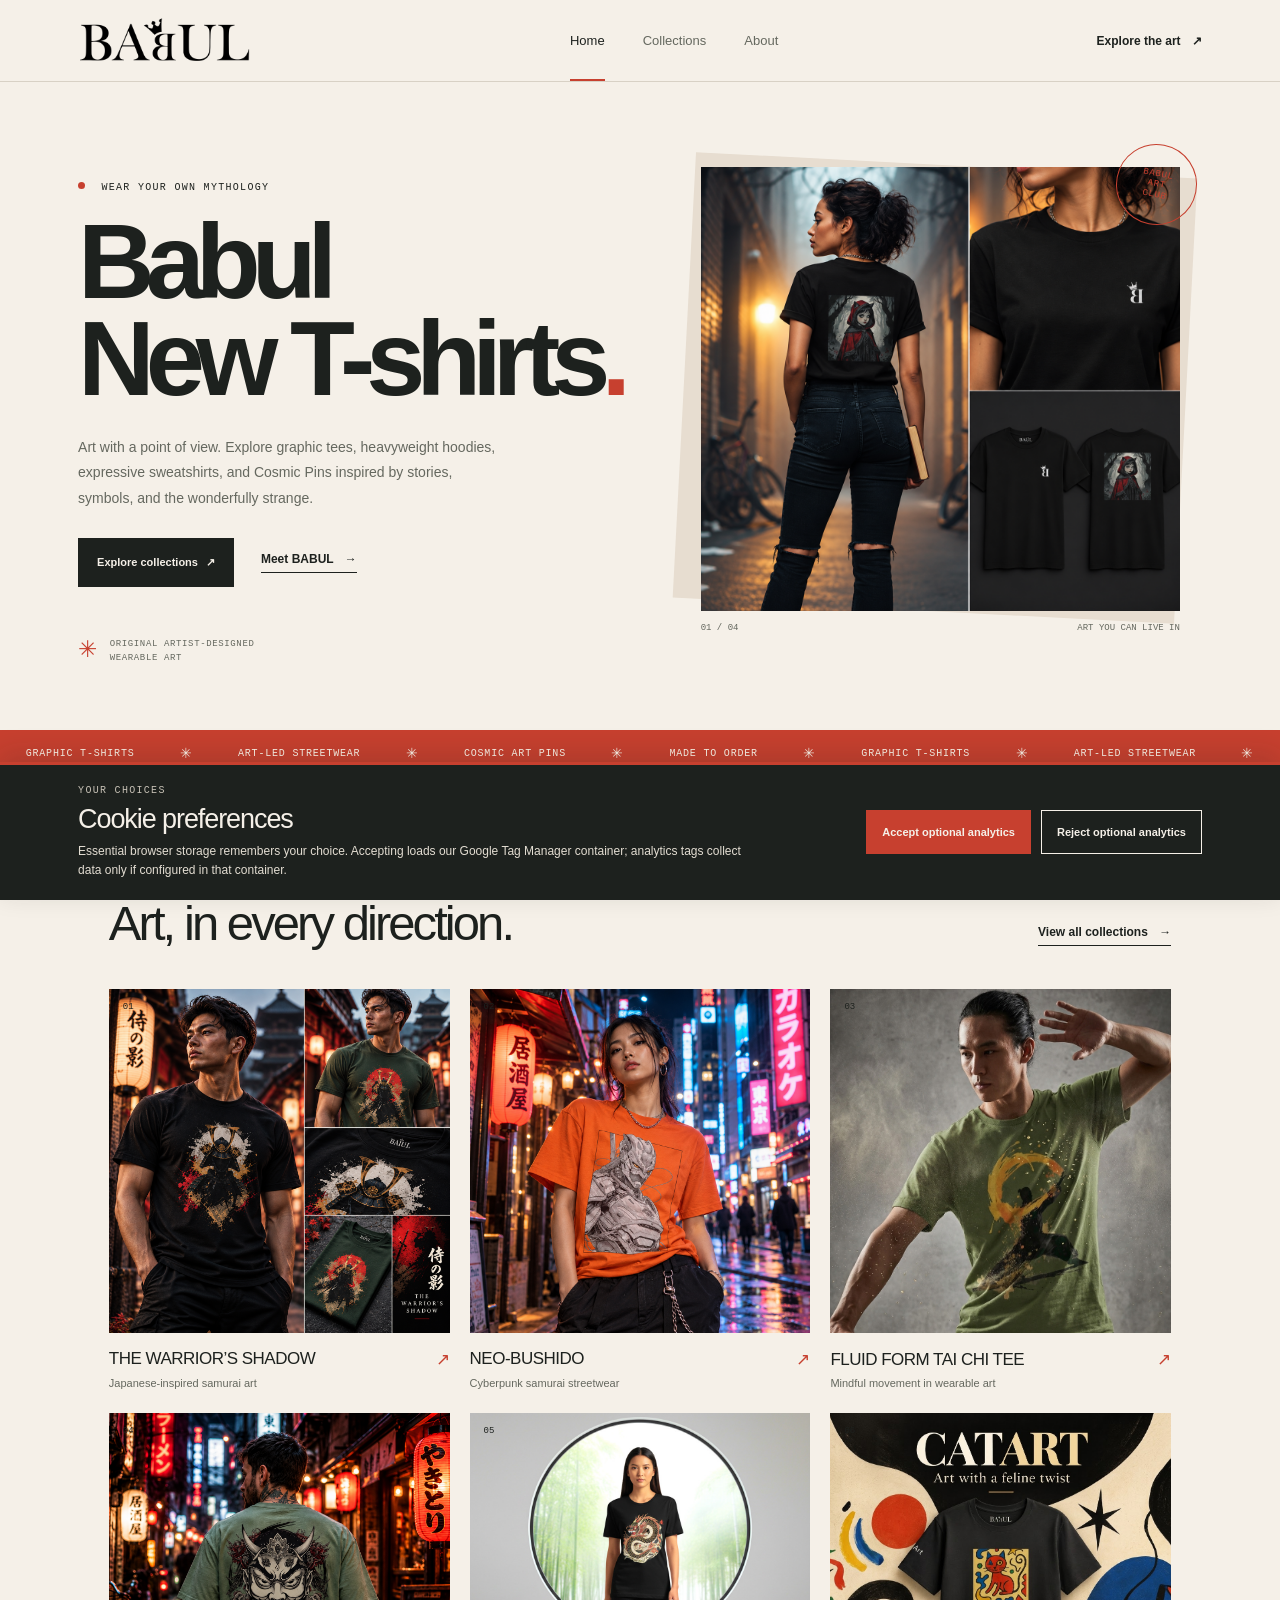
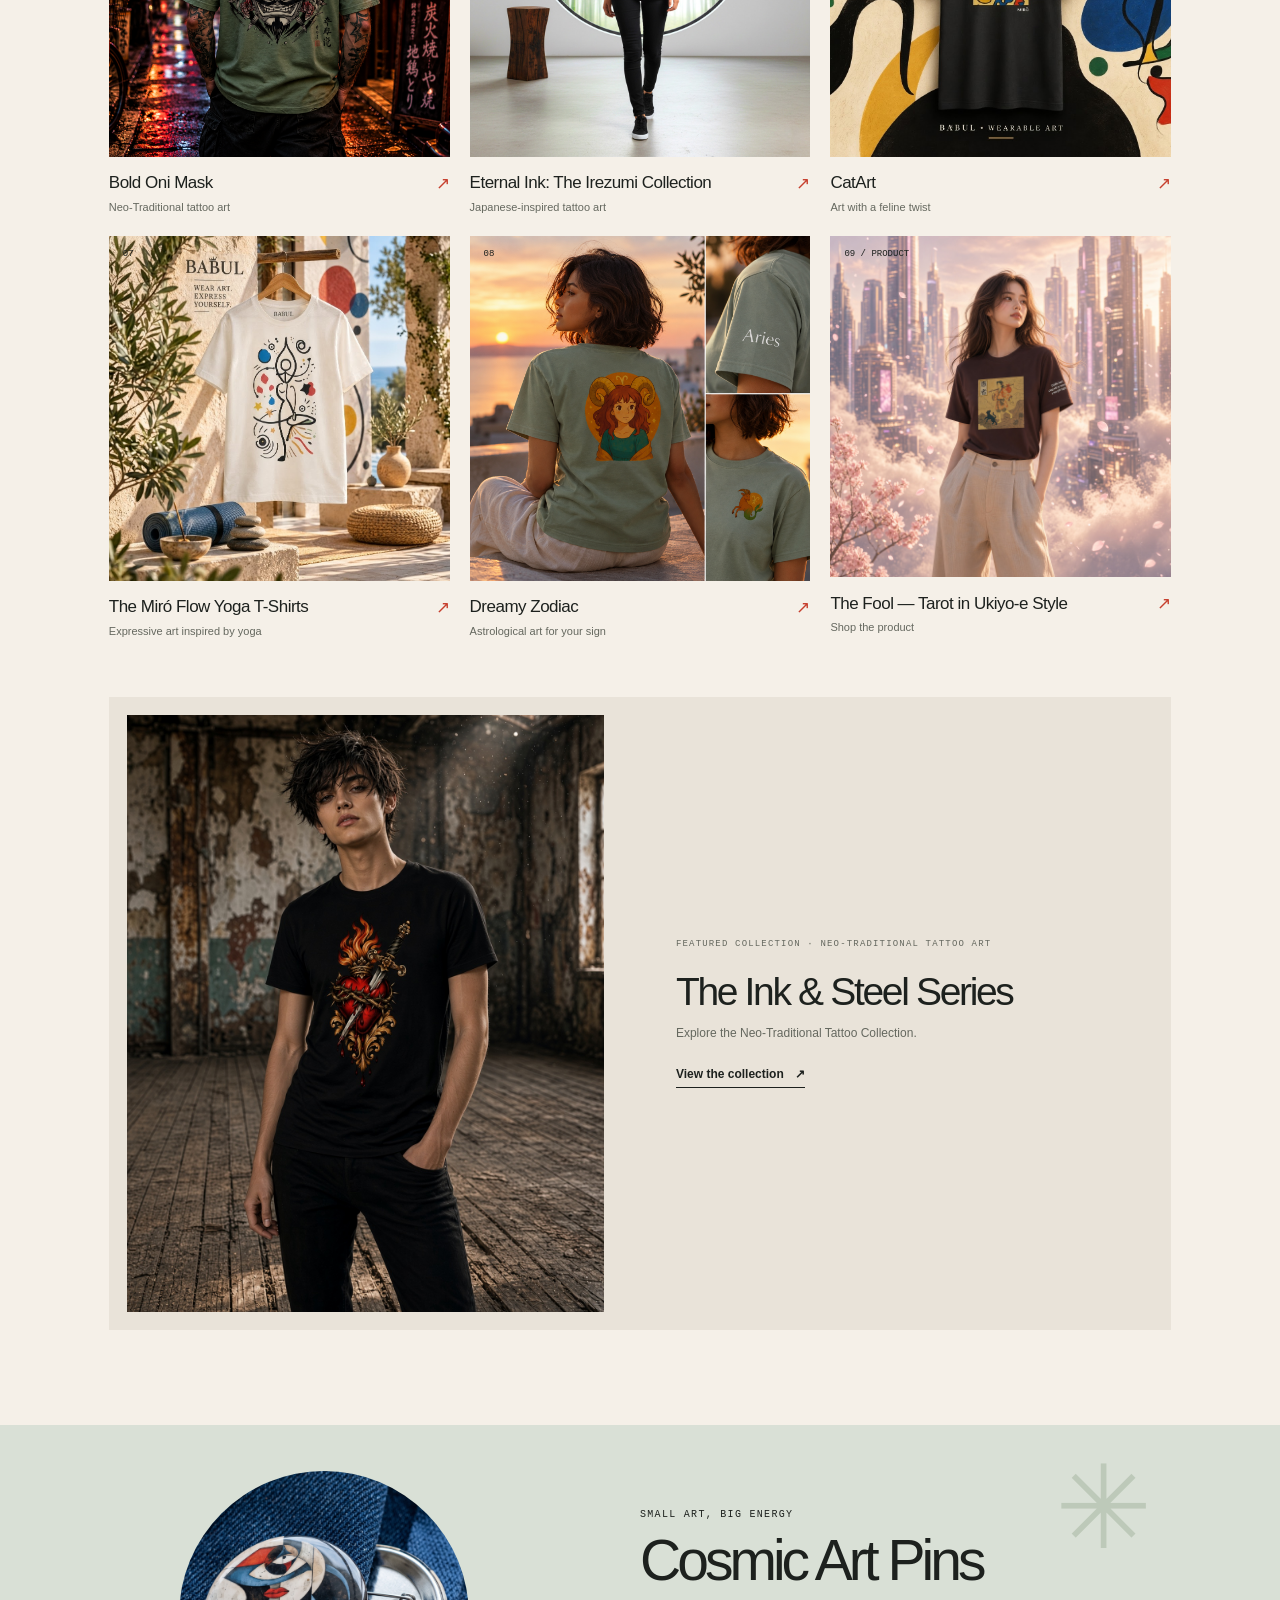
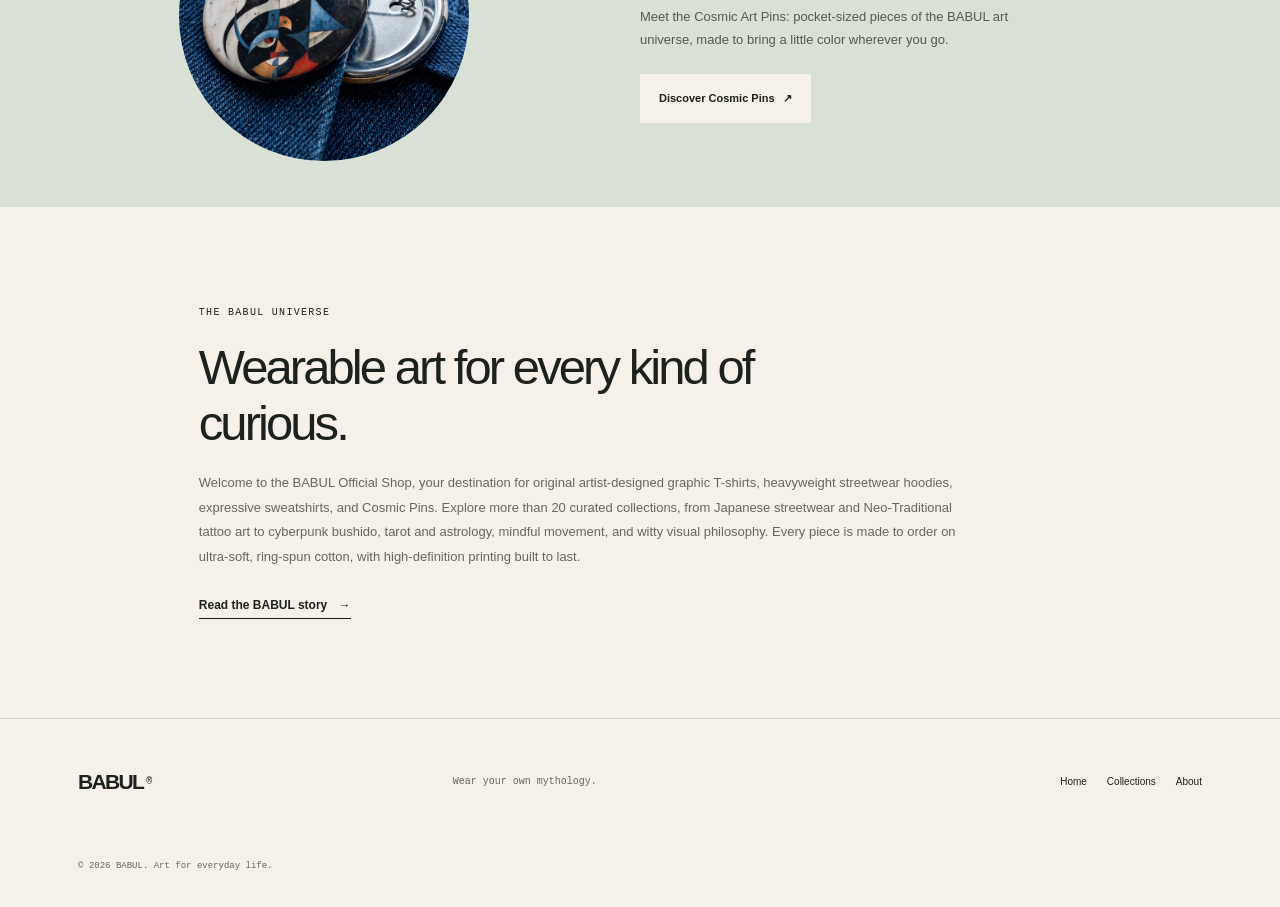
<file: index.html>
<!doctype html>
<html lang="en">
  <head>
    <meta charset="utf-8">
    <meta name="viewport" content="width=device-width, initial-scale=1">
    <meta name="description" content="Shop BABUL wearable art, from Japanese Oni and Irezumi tees to Neo-Bushido hoodies, Tarot and Zodiac shirts, and Cosmic Art Pins.">
    <meta name="theme-color" content="#f5f0e8">
    <title>Shop BABUL Official | Graphic T-Shirts, Hoodies &amp; Art Tees</title>
    <link rel="stylesheet" href="styles.css">
    <link rel="canonical" href="https://www.babul.shop/" />
<meta property="og:locale" content="en_US" />

    <script src="cookie-consent.js?v=gtm-kh2ch6df" defer></script>
  </head>
  <body>
    <header class="site-header">
      <a class="wordmark" href="index.html" aria-label="BABUL home"><img src="assets/babul-logo.png" alt="BABUL home"></a>
      <nav class="site-nav" aria-label="Main navigation">
        <a class="active" href="index.html" aria-current="page">Home</a>
        <a href="collections.html">Collections</a>
        <a href="about.html">About</a>
      </nav>
      <a class="header-link" href="collections.html">Explore the art <span aria-hidden="true">↗</span></a>
    </header>

    <main>
      <section class="hero">
        <div class="hero-copy">
          <p class="eyebrow"><span class="eyebrow-dot"></span> Wear your own mythology</p>
          <h1>Babul<br>New T-shirts<span class="accent-mark">.</span></h1>
          <p class="hero-description">Art with a point of view. Explore graphic tees, heavyweight hoodies, expressive sweatshirts, and Cosmic Pins inspired by stories, symbols, and the wonderfully strange.</p>
          <div class="hero-actions">
            <a class="button button-dark" href="collections.html">Explore collections <span aria-hidden="true">↗</span></a>
            <a class="text-link" href="about.html">Meet BABUL <span aria-hidden="true">→</span></a>
          </div>
          <div class="hero-note"><span class="note-star" aria-hidden="true">✳</span><span>Original artist-designed<br>wearable art</span></div>
        </div>
        <a class="hero-art" href="https://shop.babul.store/en-eur/collections/gothic-fairy-tales" target="_blank" rel="noopener noreferrer">
          <img src="assets/gothic-fairy-tales-collage.png" alt="Gothic Fairy Tales collection collage featuring a black graphic T-shirt with a red-hooded storybook character and product details">
          <div class="art-caption"><span>01 / 04</span><span>Art you can live in</span></div>
          <span class="art-stamp" aria-hidden="true">BABUL<br>ART<br>CLUB</span>
        </a>
      </section>

      <section class="ticker" aria-label="Shop highlights">
        <div class="ticker-track">
          <span>Graphic T-shirts</span><i aria-hidden="true">✳</i><span>Art-led streetwear</span><i aria-hidden="true">✳</i><span>Cosmic Art Pins</span><i aria-hidden="true">✳</i><span>Made to order</span><i aria-hidden="true">✳</i><span>Graphic T-shirts</span><i aria-hidden="true">✳</i><span>Art-led streetwear</span><i aria-hidden="true">✳</i>
        </div>
      </section>

      <section class="section collection-preview">
        <div class="section-heading">
          <div>
            <p class="eyebrow">Find your signal</p>
            <h2>Art, in every direction.</h2>
          </div>
          <a class="text-link" href="collections.html">View all collections <span aria-hidden="true">→</span></a>
        </div>
        <div class="card-grid">
          <a class="collection-card" href="https://shop.babul.store/collections/the-warriors-shadow" target="_blank" rel="noopener noreferrer">
            <div class="card-image card-image-warrior"><img src="assets/warriors-shadow-collage.png" alt="THE WARRIOR’S SHADOW collage showing black and green samurai graphic T-shirts and a close-up of the print" loading="lazy"><span class="card-index">01</span></div>
            <div class="card-meta"><h3>THE WARRIOR’S SHADOW</h3><span aria-hidden="true">↗</span></div>
            <p>Japanese-inspired samurai art</p>
          </a>
          <a class="collection-card" href="https://shop.babul.store/collections/the-neo-bushido-collection" target="_blank" rel="noopener noreferrer">
            <div class="card-image card-image-warrior"><img src="assets/neo-bushido-collection.png" alt="Model wearing an orange T-shirt with a cyberpunk samurai illustration in a neon-lit Tokyo street" loading="lazy"><span class="card-index">02</span></div>
            <div class="card-meta"><h3>NEO-BUSHIDO</h3><span aria-hidden="true">↗</span></div>
            <p>Cyberpunk samurai streetwear</p>
          </a>
          <a class="collection-card" href="https://shop.babul.store/collections/fluid-form-tai-chi-tee-the-rise-of-mindful-streetwear-comfort" target="_blank" rel="noopener noreferrer">
            <div class="card-image card-image-tarot"><img src="assets/fluid-form-tai-chi-tee.jpg" alt="Model wearing a green T-shirt with a flowing Tai Chi figure and circular brushstroke design" loading="lazy"><span class="card-index">03</span></div>
            <div class="card-meta"><h3>FLUID FORM TAI CHI TEE</h3><span aria-hidden="true">↗</span></div>
            <p>Mindful movement in wearable art</p>
          </a>
          <a class="collection-card" href="https://shop.babul.store/collections/bold-oni-mask-streatwer-t-shirt" target="_blank" rel="noopener noreferrer">
            <div class="card-image card-image-oni"><img src="assets/bold-oni-mask.png" alt="Model wearing a green T-shirt with a large Oni mask and floral tattoo-style back print" loading="lazy"><span class="card-index">04</span></div>
            <div class="card-meta"><h3>Bold Oni Mask</h3><span aria-hidden="true">↗</span></div>
            <p>Neo-Traditional tattoo art</p>
          </a>
          <a class="collection-card" href="https://shop.babul.store/collections/eternal-ink-the-irezumi-collection" target="_blank" rel="noopener noreferrer">
            <div class="card-image card-image-oni"><img src="assets/eternal-ink-irezumi.jpg" alt="Model wearing a black T-shirt printed with an ornate Japanese dragon and serpent design" loading="lazy"><span class="card-index">05</span></div>
            <div class="card-meta"><h3>Eternal Ink: The Irezumi Collection</h3><span aria-hidden="true">↗</span></div>
            <p>Japanese-inspired tattoo art</p>
          </a>
          <a class="collection-card" href="https://shop.babul.store/collections/catart-t-shirts" target="_blank" rel="noopener noreferrer">
            <div class="card-image card-image-tarot"><img src="assets/catart.png" alt="Black BABUL T-shirt featuring a colorful, playful cat illustration in an abstract art style" loading="lazy"><span class="card-index">06</span></div>
            <div class="card-meta"><h3>CatArt</h3><span aria-hidden="true">↗</span></div>
            <p>Art with a feline twist</p>
          </a>
          <a class="collection-card" href="https://shop.babul.store/collections/the-miro-flow-yoga-t-shirts" target="_blank" rel="noopener noreferrer">
            <div class="card-image card-image-tarot"><img src="assets/miro-flow-yoga.png" alt="White BABUL T-shirt with colorful abstract yoga figure in a sunlit Mediterranean setting" loading="lazy"><span class="card-index">07</span></div>
            <div class="card-meta"><h3>The Miró Flow Yoga T-Shirts</h3><span aria-hidden="true">↗</span></div>
            <p>Expressive art inspired by yoga</p>
          </a>
          <a class="collection-card" href="https://shop.babul.store/collections/dreamy-zodiac-t-shirts" target="_blank" rel="noopener noreferrer">
            <div class="card-image card-image-tarot"><img src="assets/dreamy-zodiac.png" alt="Three views of a sage-green zodiac T-shirt featuring a colorful illustrated Aries design at sunset" loading="lazy"><span class="card-index">08</span></div>
            <div class="card-meta"><h3>Dreamy Zodiac</h3><span aria-hidden="true">↗</span></div>
            <p>Astrological art for your sign</p>
          </a>
          <a class="collection-card product-card" href="https://shop.babul.store/collections/tarot-in-ukiyo-e-style" target="_blank" rel="noopener noreferrer">
            <div class="card-image card-image-tarot"><img src="assets/the-fool-tarot-ukiyo-e-card.jpg" alt="Model wearing The Fool Ukiyo-e-inspired tarot graphic T-shirt in a pastel cityscape" loading="lazy"><span class="card-index">09 / PRODUCT</span></div>
            <div class="card-meta"><h3>The Fool — Tarot in Ukiyo-e Style</h3><span aria-hidden="true">↗</span></div>
            <p>Shop the product</p>
          </a>
        </div>
        <a class="ink-steel-feature" href="https://shop.babul.store/collections/the-ink-steel-series-neo-traditional-tattoo-collection" target="_blank" rel="noopener noreferrer">
          <div class="ink-steel-image"><img src="assets/ink-steel-series.jpg" alt="Model wearing a black T-shirt with a Neo-Traditional flaming heart and dagger design" loading="lazy"></div>
          <div class="ink-steel-copy">
            <p class="eyebrow">Featured collection · Neo-Traditional tattoo art</p>
            <h3>The Ink &amp; Steel Series</h3>
            <p>Explore the Neo-Traditional Tattoo Collection.</p>
            <span class="text-link">View the collection <span aria-hidden="true">↗</span></span>
          </div>
        </a>
      </section>

      <section class="feature-band">
        <a class="feature-image" href="https://shop.babul.store/collections/cosmic-balance-art-pins" target="_blank" rel="noopener noreferrer"><img src="assets/cosmic-balance-pin.png" alt="Abstract art badge pin clipped to dark blue denim" loading="lazy"></a>
        <div class="feature-copy">
          <p class="eyebrow">Small art, big energy</p>
          <h2>Cosmic Art Pins</h2>
          <p>Meet the Cosmic Art Pins: pocket-sized pieces of the BABUL art universe, made to bring a little color wherever you go.</p>
          <a class="button button-light" href="https://shop.babul.store/collections/cosmic-balance-art-pins" target="_blank" rel="noopener noreferrer">Discover Cosmic Pins <span aria-hidden="true">↗</span></a>
        </div>
        <span class="feature-orbit" aria-hidden="true">✳</span>
      </section>

      <section class="seo-copy section">
        <p class="eyebrow">The BABUL universe</p>
        <h2>Wearable art for every kind of curious.</h2>
        <p>Welcome to the BABUL Official Shop, your destination for original artist-designed graphic T-shirts, heavyweight streetwear hoodies, expressive sweatshirts, and Cosmic Pins. Explore more than 20 curated collections, from Japanese streetwear and Neo-Traditional tattoo art to cyberpunk bushido, tarot and astrology, mindful movement, and witty visual philosophy. Every piece is made to order on ultra-soft, ring-spun cotton, with high-definition printing built to last.</p>
        <a class="text-link" href="about.html">Read the BABUL story <span aria-hidden="true">→</span></a>
      </section>
    </main>

    <aside class="cookie-consent" data-cookie-consent role="region" aria-labelledby="cookie-consent-title">
      <div class="cookie-consent-copy">
        <p class="eyebrow">Your choices</p>
        <h2 id="cookie-consent-title">Cookie preferences</h2>
        <p>Essential browser storage remembers your choice. Accepting loads our Google Tag Manager container; analytics tags collect data only if configured in that container.</p>
        <p class="cookie-consent-status" data-cookie-consent-status role="status" aria-live="polite" hidden></p>
      </div>
      <div class="cookie-consent-actions">
        <button class="cookie-consent-button cookie-consent-accept" type="button" data-cookie-choice="accepted">Accept optional analytics</button>
        <button class="cookie-consent-button cookie-consent-reject" type="button" data-cookie-choice="rejected">Reject optional analytics</button>
      </div>
    </aside>

    <footer class="site-footer">
      <a class="wordmark footer-wordmark" href="index.html">BABUL<span>®</span></a>
      <p>Wear your own mythology.</p>
      <div class="footer-nav"><a href="index.html">Home</a><a href="collections.html">Collections</a><a href="about.html">About</a></div>
      <small>© 2026 BABUL. Art for everyday life.</small>
    </footer>
  </body>
</html>
</file>
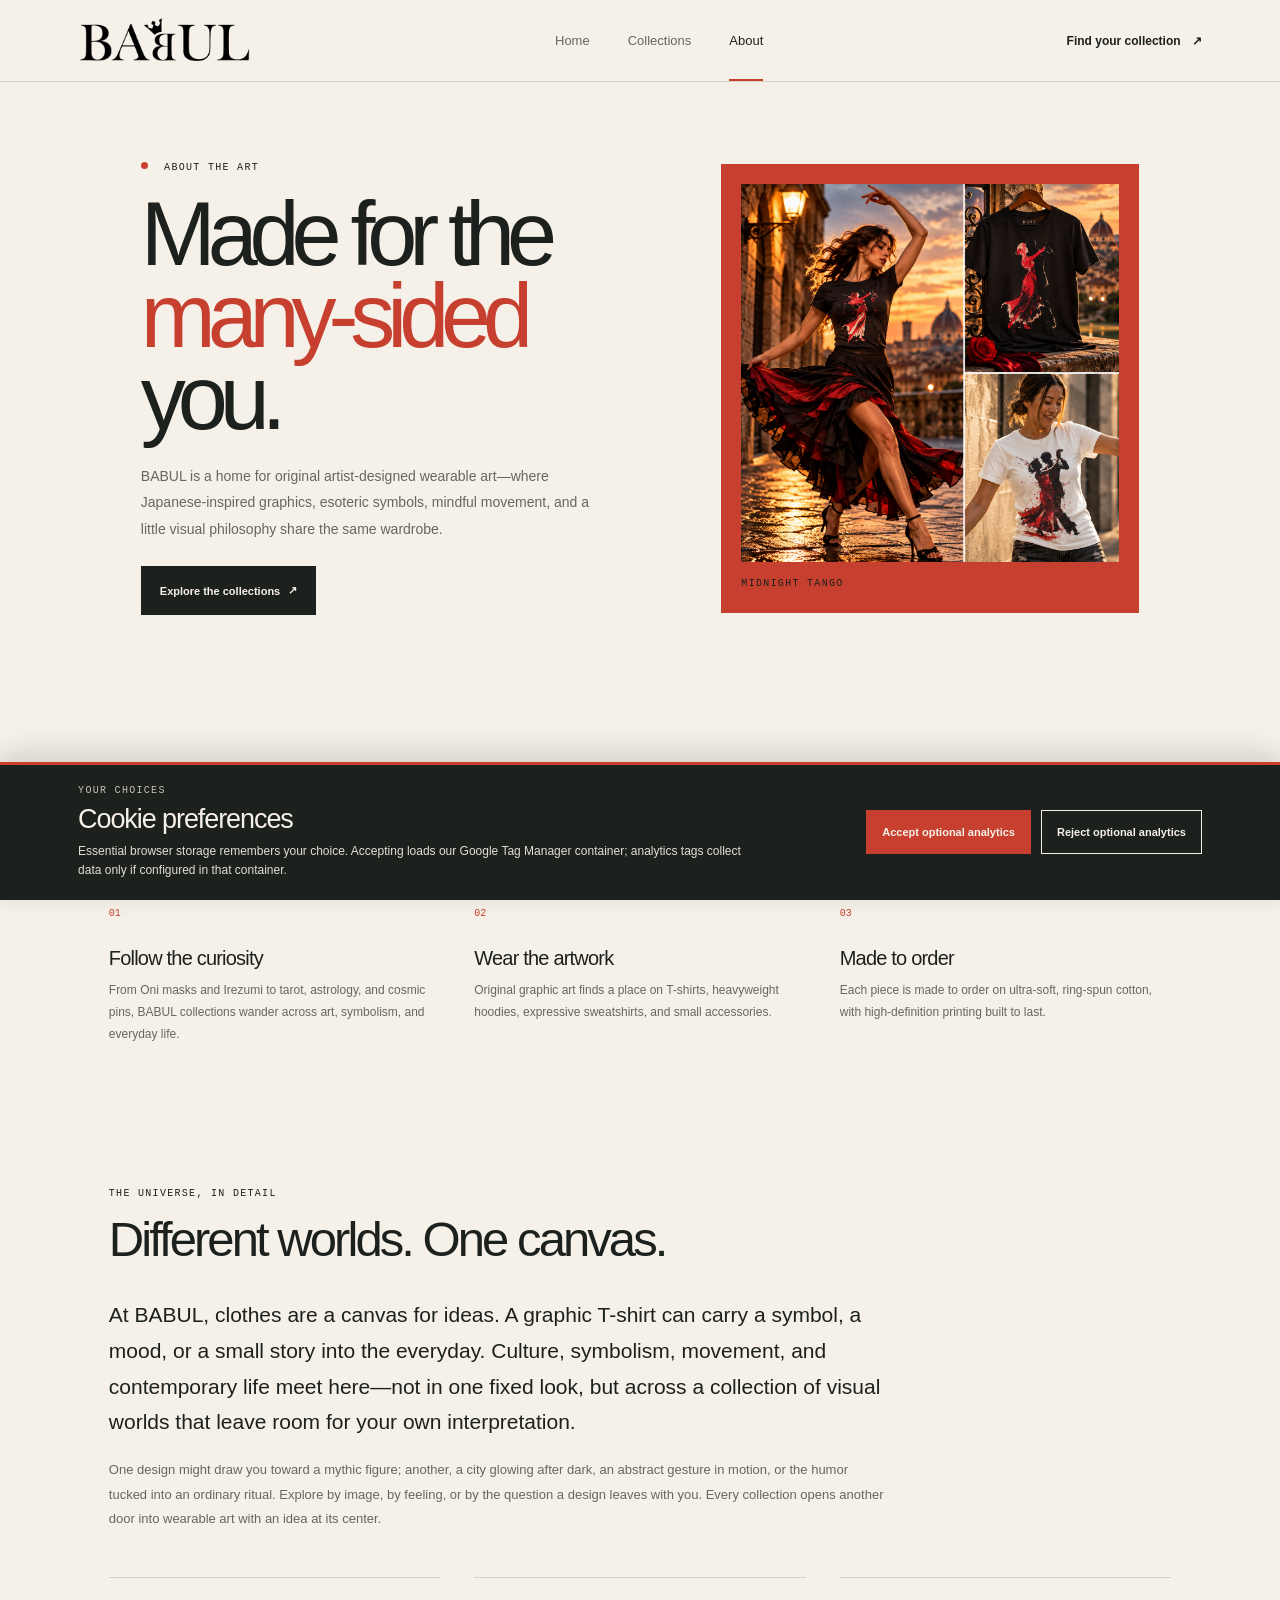
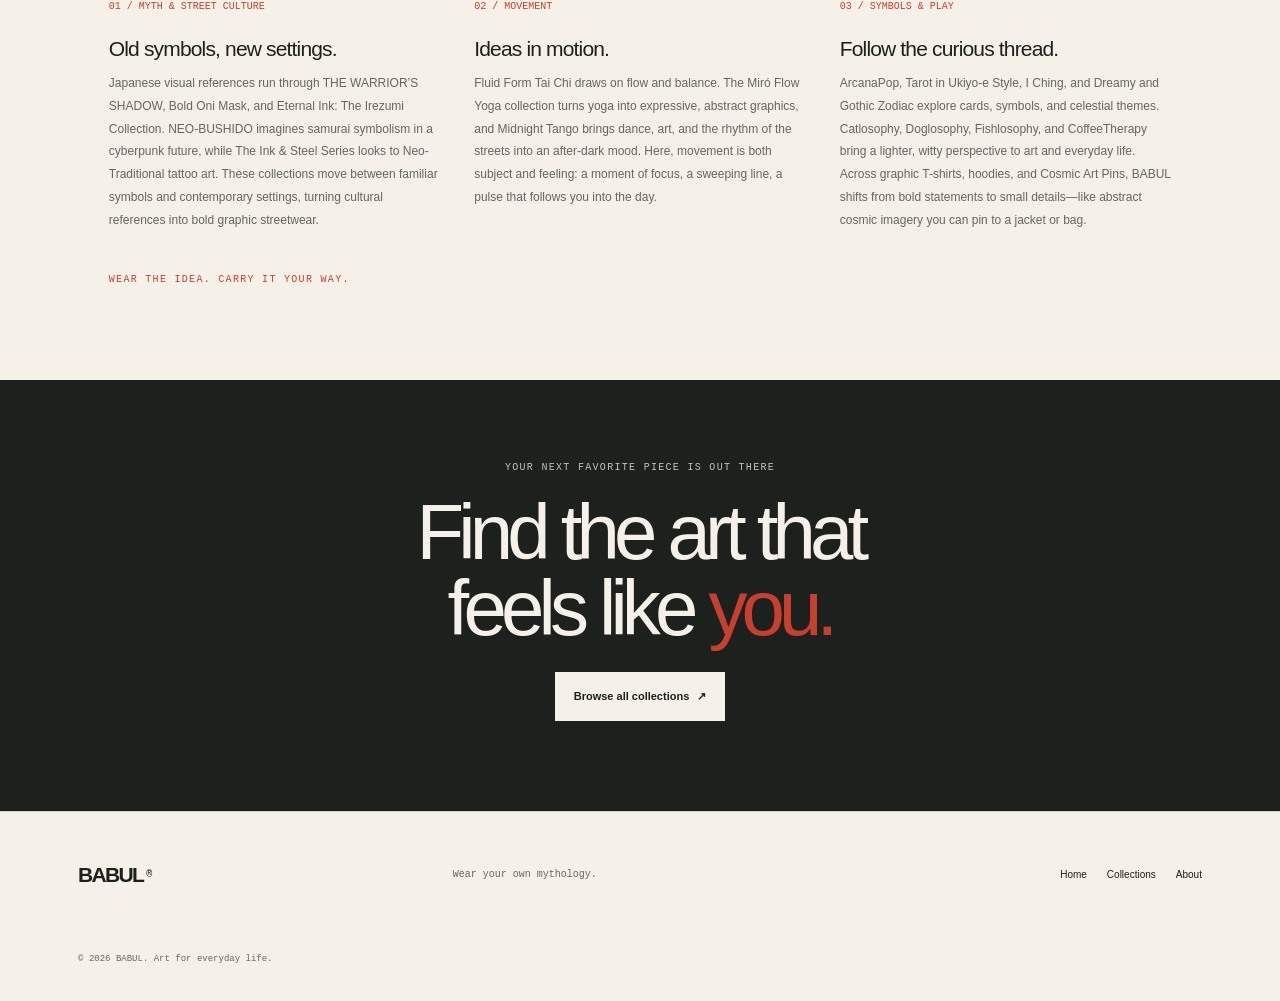
<file: about.html>
<!doctype html>
<html lang="en">
  <head>
    <meta charset="utf-8">
    <meta name="viewport" content="width=device-width, initial-scale=1">
    <meta name="description" content="Get to know BABUL: original artist-designed wearable art inspired by Japanese streetwear, mythology, movement, and visual philosophy.">
    <meta name="theme-color" content="#f5f0e8">
    <title>About BABUL | Babul New T-shirts</title>
    <link rel="stylesheet" href="styles.css">
      <link rel="canonical" href="https://www.babul.shop/" />
<meta property="og:locale" content="en_US" />
    <script src="cookie-consent.js?v=gtm-kh2ch6df" defer></script>
  </head>
  <body>
    <header class="site-header">
      <a class="wordmark" href="index.html" aria-label="BABUL home"><img src="assets/babul-logo.png" alt="BABUL home"></a>
      <nav class="site-nav" aria-label="Main navigation">
        <a href="index.html">Home</a>
        <a href="collections.html">Collections</a>
        <a class="active" href="about.html" aria-current="page">About</a>
      </nav>
      <a class="header-link" href="collections.html">Find your collection <span aria-hidden="true">↗</span></a>
    </header>

    <main>
      <section class="about-hero">
        <div class="about-copy">
          <p class="eyebrow"><span class="eyebrow-dot"></span> About the art</p>
          <h1>Made for the<br><em>many-sided</em> you.</h1>
          <p>BABUL is a home for original artist-designed wearable art—where Japanese-inspired graphics, esoteric symbols, mindful movement, and a little visual philosophy share the same wardrobe.</p>
          <a class="button button-dark" href="collections.html">Explore the collections <span aria-hidden="true">↗</span></a>
        </div>
        <a class="about-art midnight-about-art" href="https://shop.babul.store/collections/midnight-tango" target="_blank" rel="noopener noreferrer">
          <img src="assets/midnight-tango-about.png" alt="MIDNIGHT TANGO collage showing dancers and graphic T-shirts with expressive tango artwork">
          <span class="about-art-caption">MIDNIGHT TANGO <span aria-hidden="true">↗</span></span>
        </a>
      </section>

      <section class="about-values section">
        <div class="section-heading">
          <div><p class="eyebrow">The BABUL point of view</p><h2>Art with room to roam.</h2></div>
        </div>
        <div class="values-grid">
          <article><span class="value-number">01</span><h3>Follow the curiosity</h3><p>From Oni masks and Irezumi to tarot, astrology, and cosmic pins, BABUL collections wander across art, symbolism, and everyday life.</p></article>
          <article><span class="value-number">02</span><h3>Wear the artwork</h3><p>Original graphic art finds a place on T-shirts, heavyweight hoodies, expressive sweatshirts, and small accessories.</p></article>
          <article><span class="value-number">03</span><h3>Made to order</h3><p>Each piece is made to order on ultra-soft, ring-spun cotton, with high-definition printing built to last.</p></article>
        </div>
      </section>

      <section class="about-story section" aria-labelledby="about-story-heading">
        <div class="section-heading">
          <div><p class="eyebrow">The universe, in detail</p><h2 id="about-story-heading">Different worlds. One canvas.</h2></div>
        </div>
        <div class="about-story-intro">
          <p class="about-story-lead">At BABUL, clothes are a canvas for ideas. A graphic T-shirt can carry a symbol, a mood, or a small story into the everyday. Culture, symbolism, movement, and contemporary life meet here—not in one fixed look, but across a collection of visual worlds that leave room for your own interpretation.</p>
          <p>One design might draw you toward a mythic figure; another, a city glowing after dark, an abstract gesture in motion, or the humor tucked into an ordinary ritual. Explore by image, by feeling, or by the question a design leaves with you. Every collection opens another door into wearable art with an idea at its center.</p>
        </div>
        <div class="about-story-grid">
          <article>
            <span class="value-number">01 / MYTH &amp; STREET CULTURE</span>
            <h3>Old symbols, new settings.</h3>
            <p>Japanese visual references run through THE WARRIOR’S SHADOW, Bold Oni Mask, and Eternal Ink: The Irezumi Collection. NEO-BUSHIDO imagines samurai symbolism in a cyberpunk future, while The Ink &amp; Steel Series looks to Neo-Traditional tattoo art. These collections move between familiar symbols and contemporary settings, turning cultural references into bold graphic streetwear.</p>
          </article>
          <article>
            <span class="value-number">02 / MOVEMENT</span>
            <h3>Ideas in motion.</h3>
            <p>Fluid Form Tai Chi draws on flow and balance. The Miró Flow Yoga collection turns yoga into expressive, abstract graphics, and Midnight Tango brings dance, art, and the rhythm of the streets into an after-dark mood. Here, movement is both subject and feeling: a moment of focus, a sweeping line, a pulse that follows you into the day.</p>
          </article>
          <article>
            <span class="value-number">03 / SYMBOLS &amp; PLAY</span>
            <h3>Follow the curious thread.</h3>
            <p>ArcanaPop, Tarot in Ukiyo-e Style, I Ching, and Dreamy and Gothic Zodiac explore cards, symbols, and celestial themes. Catlosophy, Doglosophy, Fishlosophy, and CoffeeTherapy bring a lighter, witty perspective to art and everyday life. Across graphic T-shirts, hoodies, and Cosmic Art Pins, BABUL shifts from bold statements to small details—like abstract cosmic imagery you can pin to a jacket or bag.</p>
          </article>
        </div>
        <p class="about-story-signoff">Wear the idea. Carry it your way.</p>
      </section>

      <section class="about-cta">
        <p class="eyebrow">Your next favorite piece is out there</p>
        <h2>Find the art that<br>feels like <em>you.</em></h2>
        <a class="button button-light" href="collections.html">Browse all collections <span aria-hidden="true">↗</span></a>
      </section>
    </main>

    <aside class="cookie-consent" data-cookie-consent role="region" aria-labelledby="cookie-consent-title">
      <div class="cookie-consent-copy">
        <p class="eyebrow">Your choices</p>
        <h2 id="cookie-consent-title">Cookie preferences</h2>
        <p>Essential browser storage remembers your choice. Accepting loads our Google Tag Manager container; analytics tags collect data only if configured in that container.</p>
        <p class="cookie-consent-status" data-cookie-consent-status role="status" aria-live="polite" hidden></p>
      </div>
      <div class="cookie-consent-actions">
        <button class="cookie-consent-button cookie-consent-accept" type="button" data-cookie-choice="accepted">Accept optional analytics</button>
        <button class="cookie-consent-button cookie-consent-reject" type="button" data-cookie-choice="rejected">Reject optional analytics</button>
      </div>
    </aside>

    <footer class="site-footer">
      <a class="wordmark footer-wordmark" href="index.html">BABUL<span>®</span></a>
      <p>Wear your own mythology.</p>
      <div class="footer-nav"><a href="index.html">Home</a><a href="collections.html">Collections</a><a href="about.html">About</a></div>
      <small>© 2026 BABUL. Art for everyday life.</small>
    </footer>
  </body>
</html>
</file>
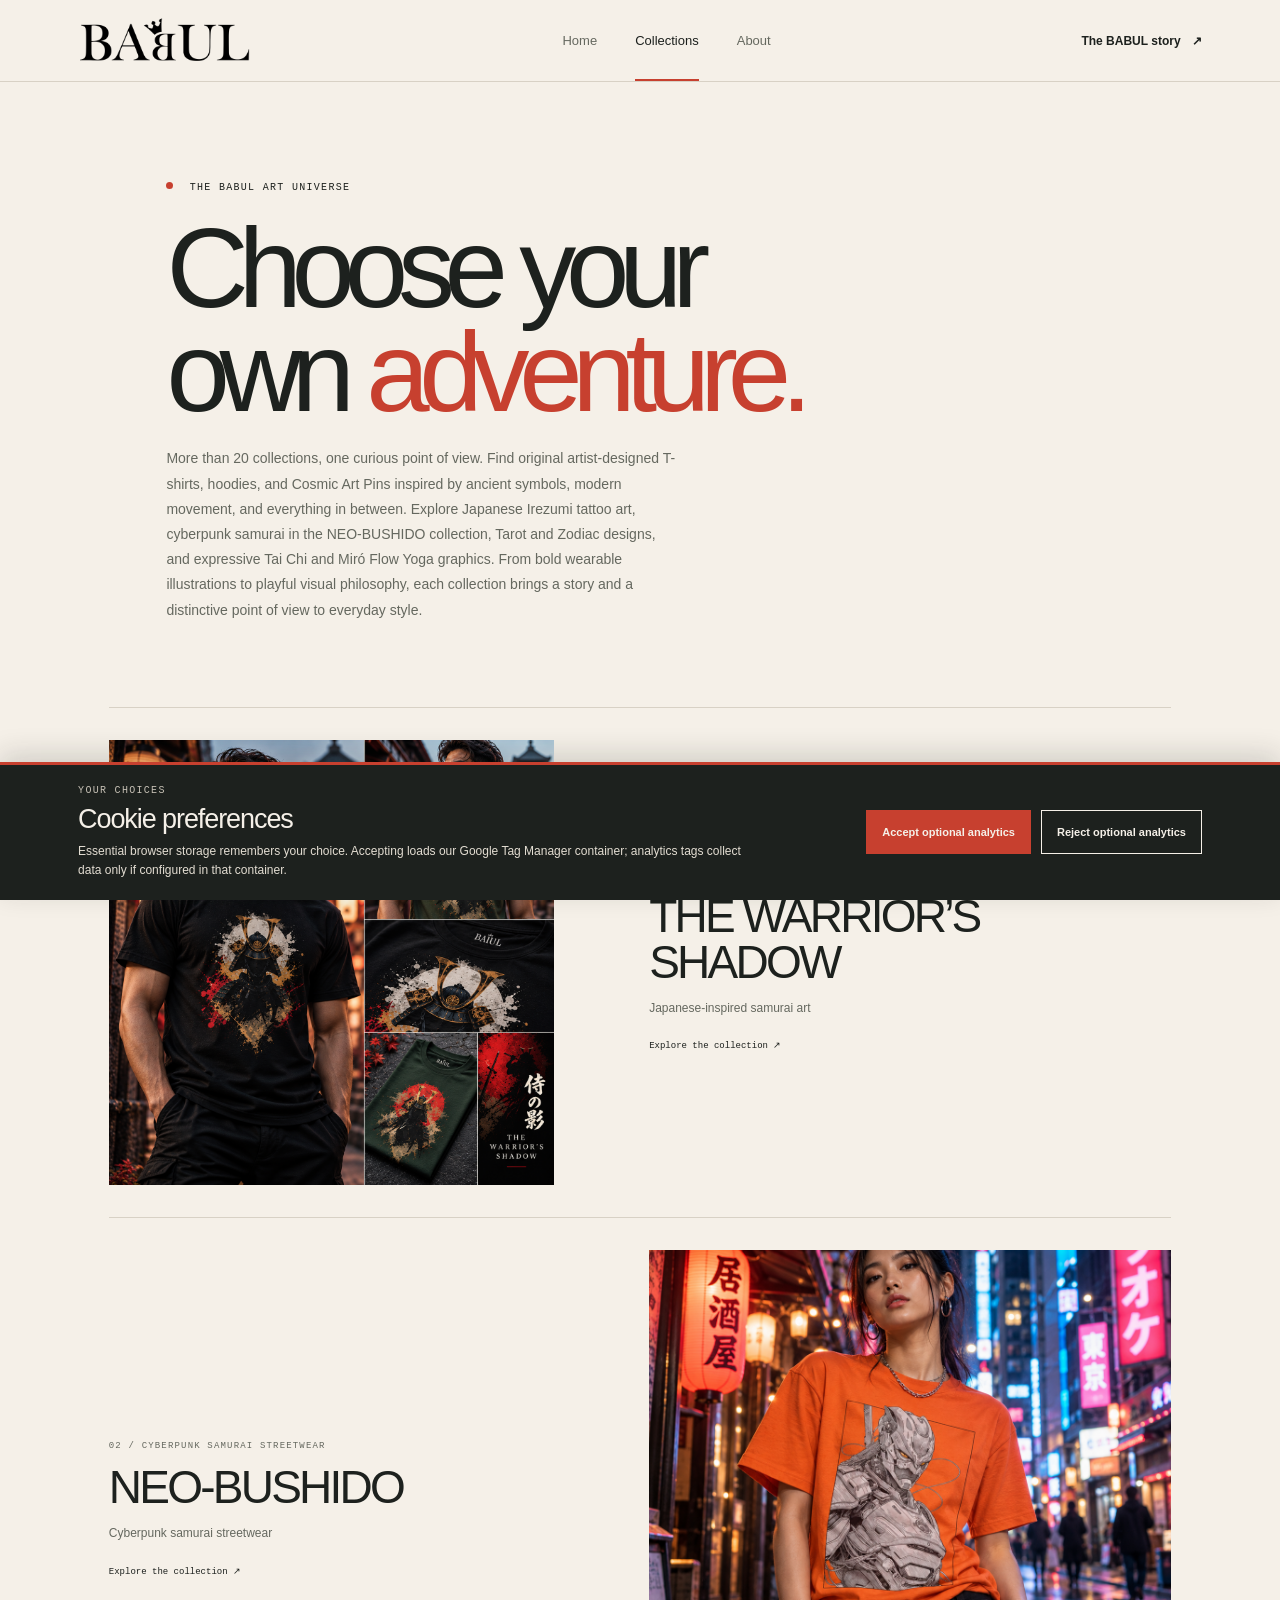
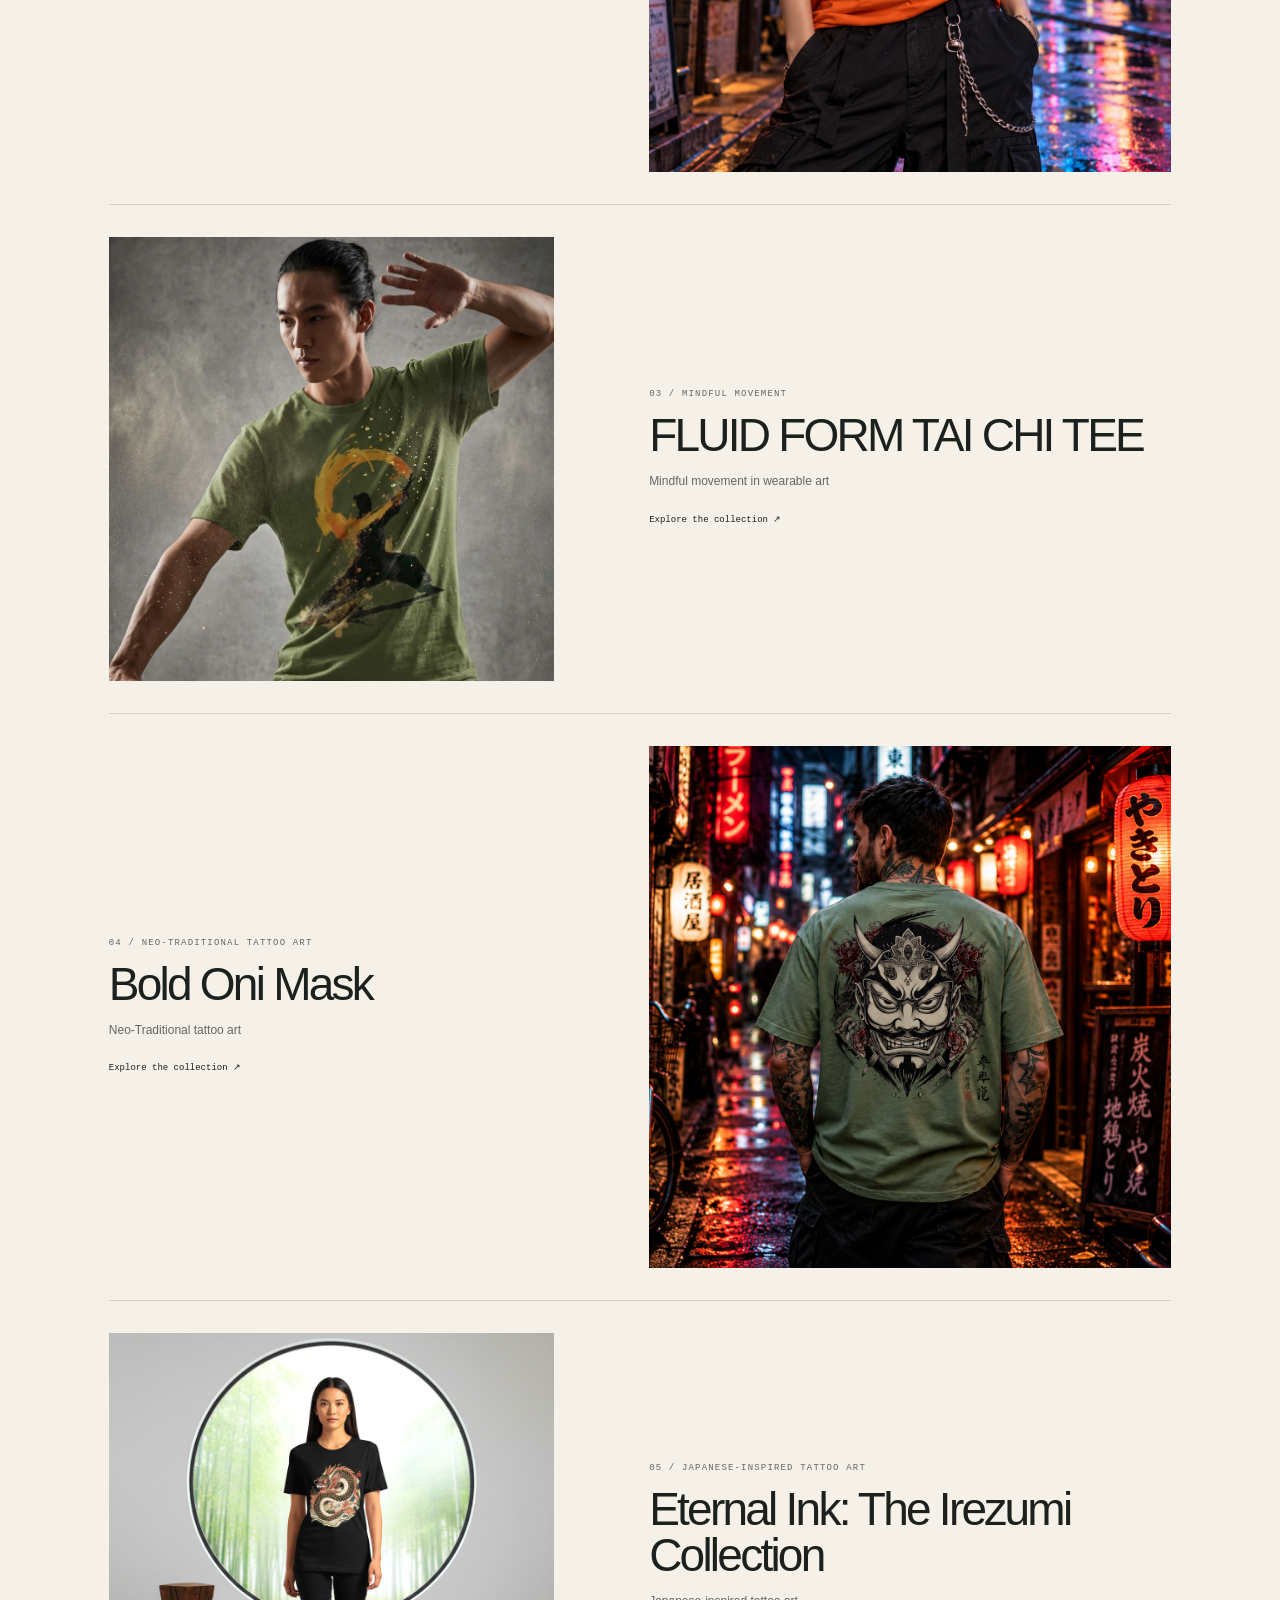
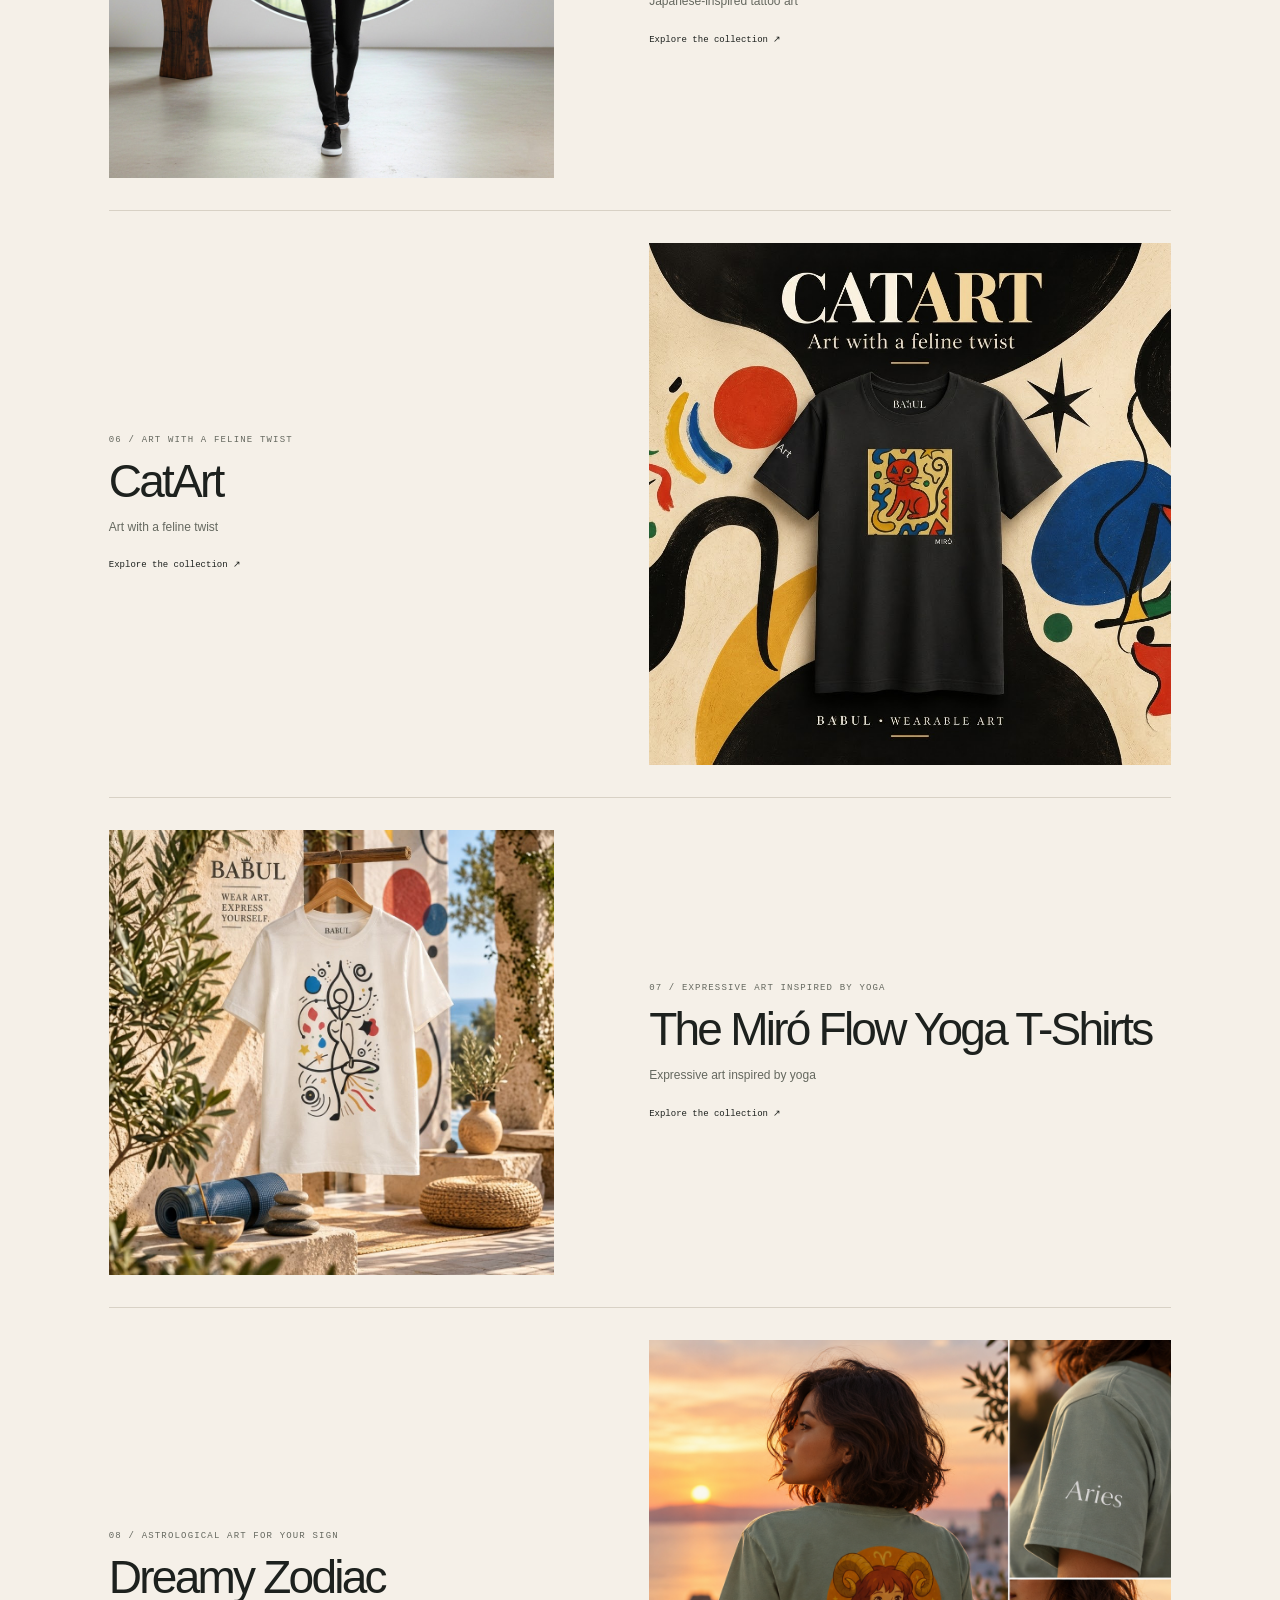
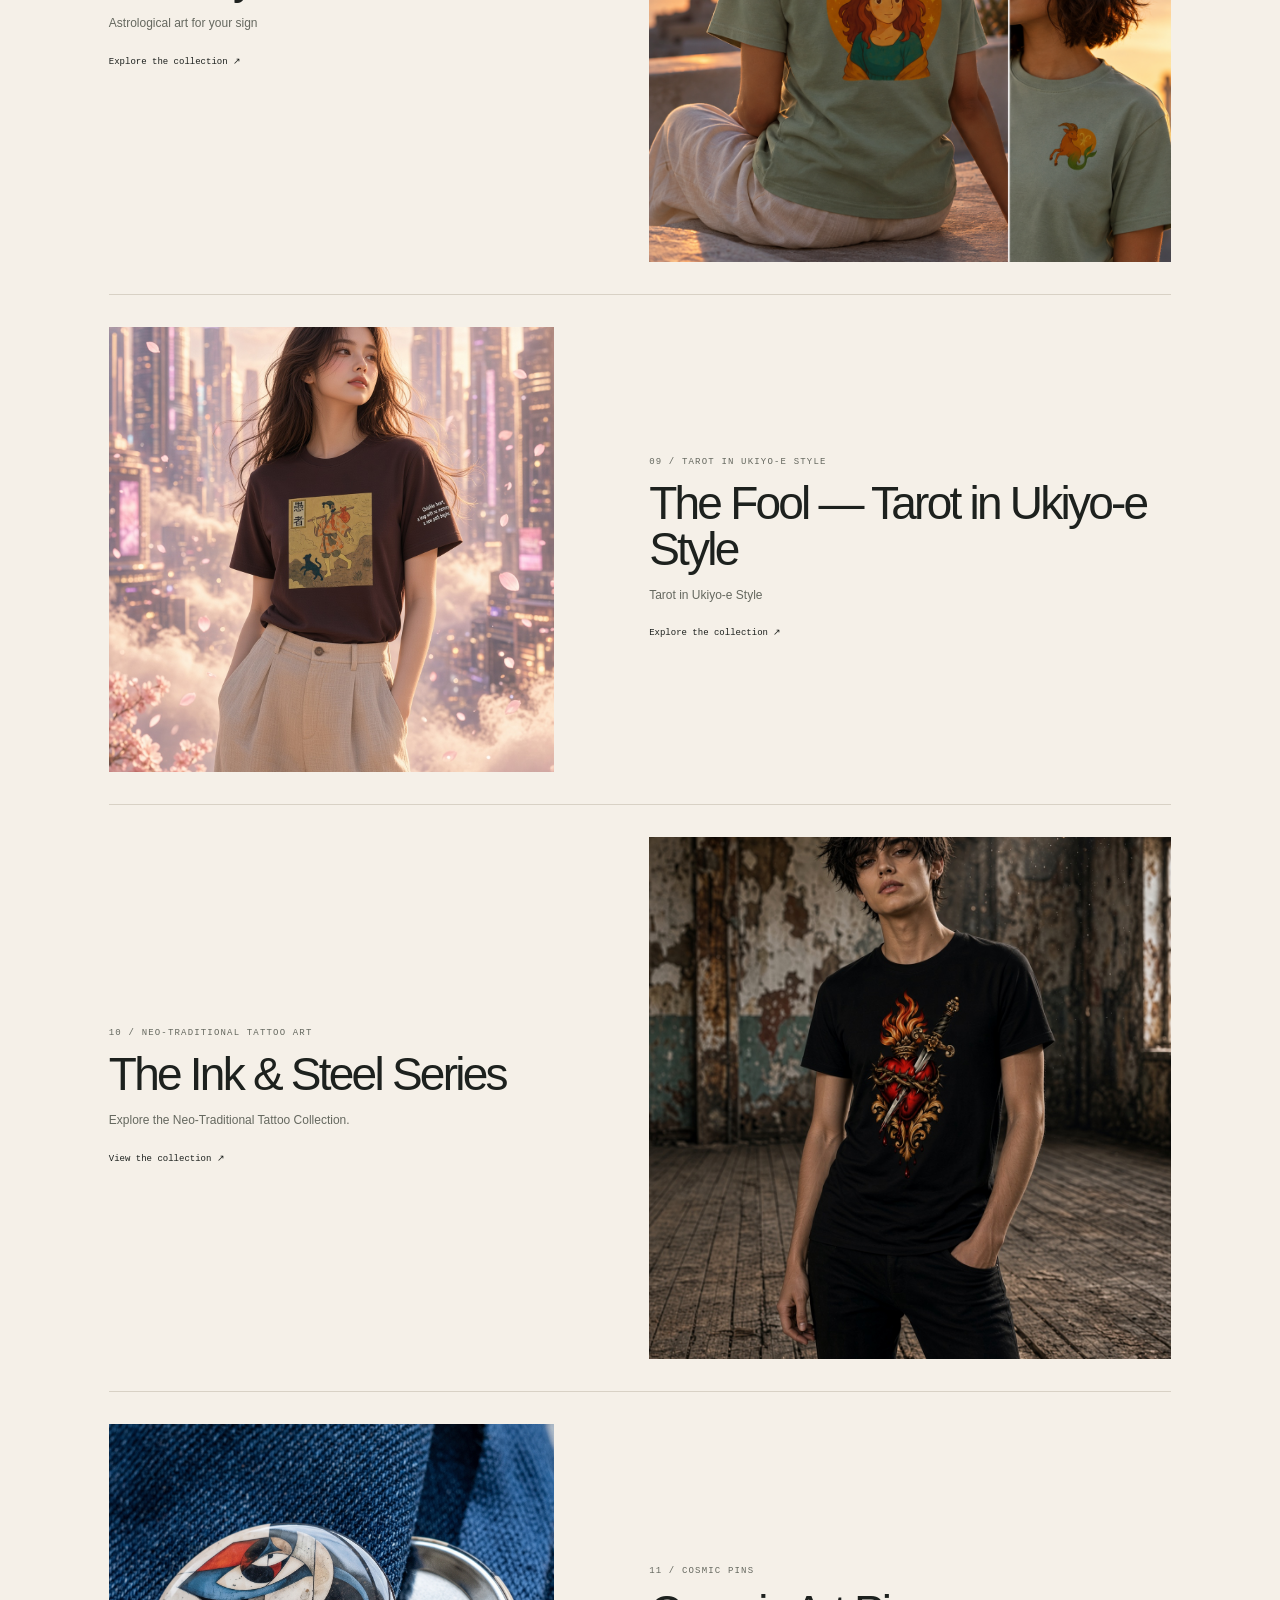
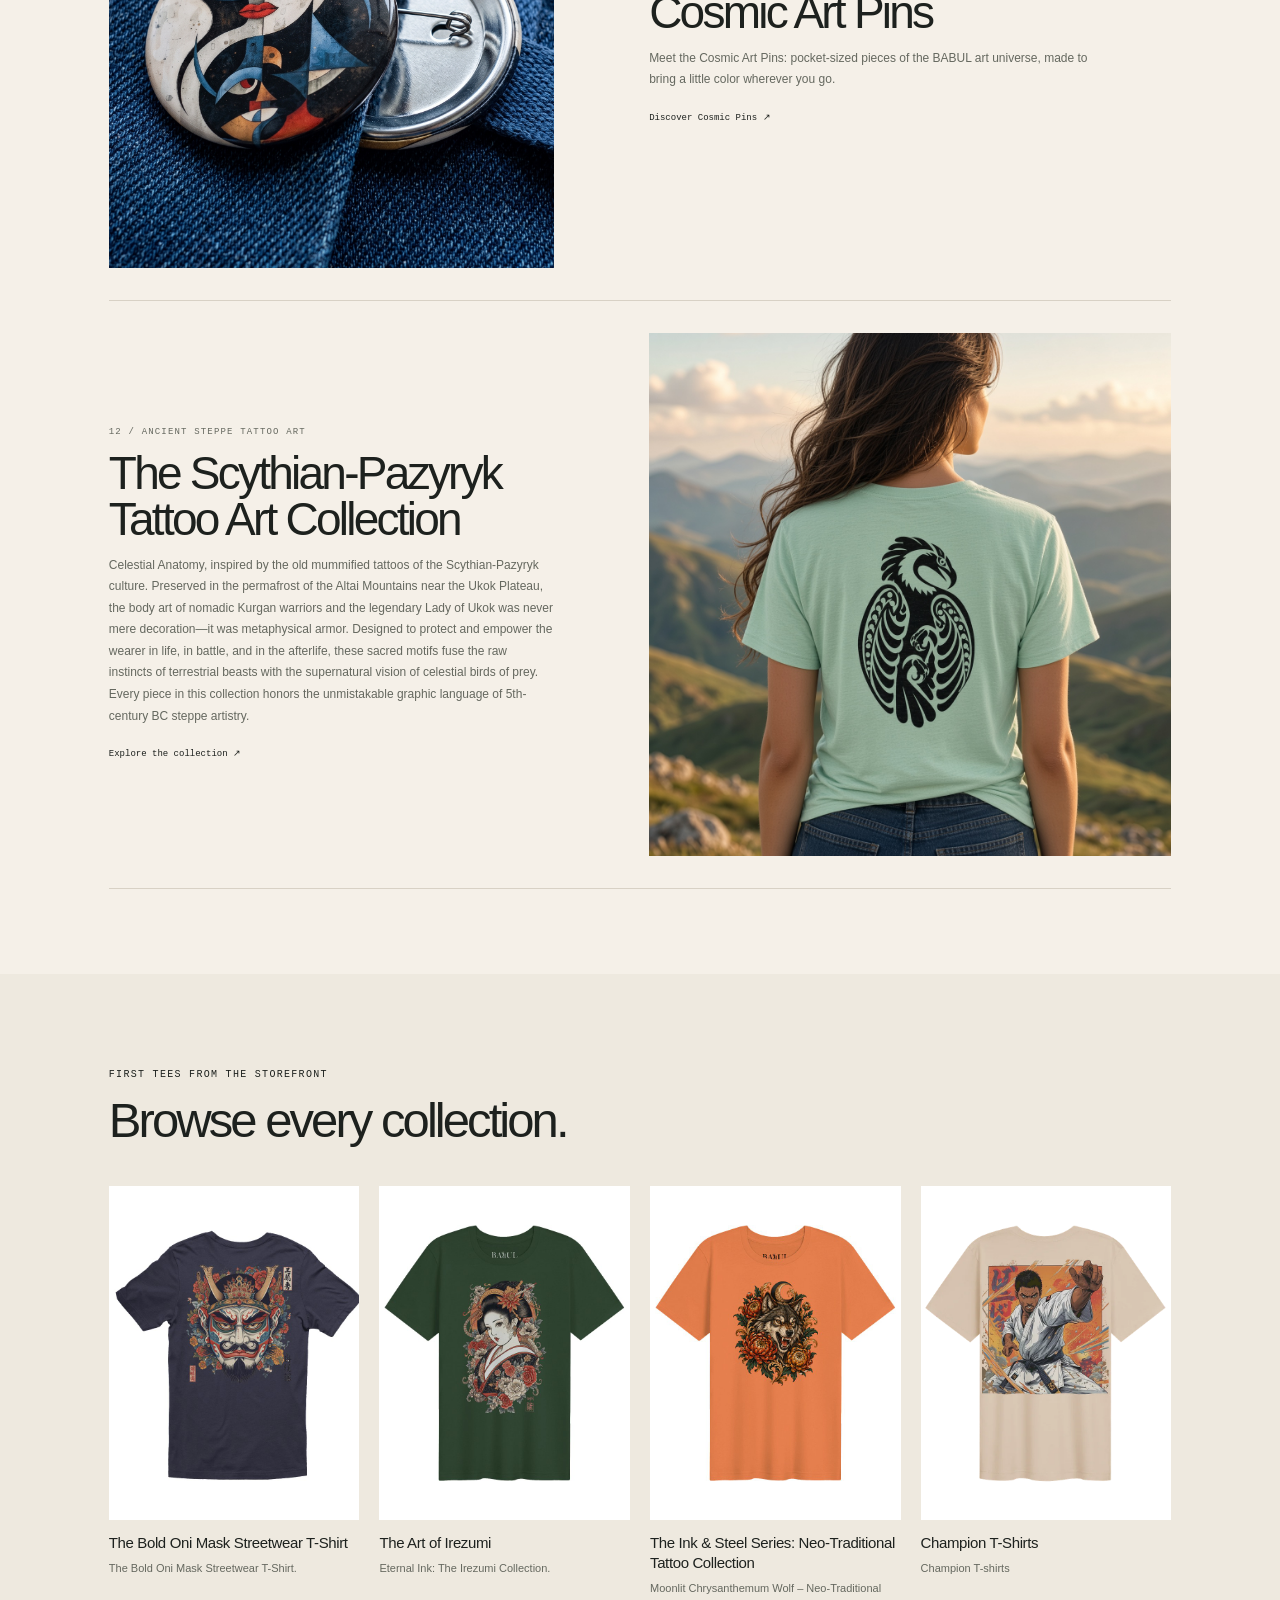
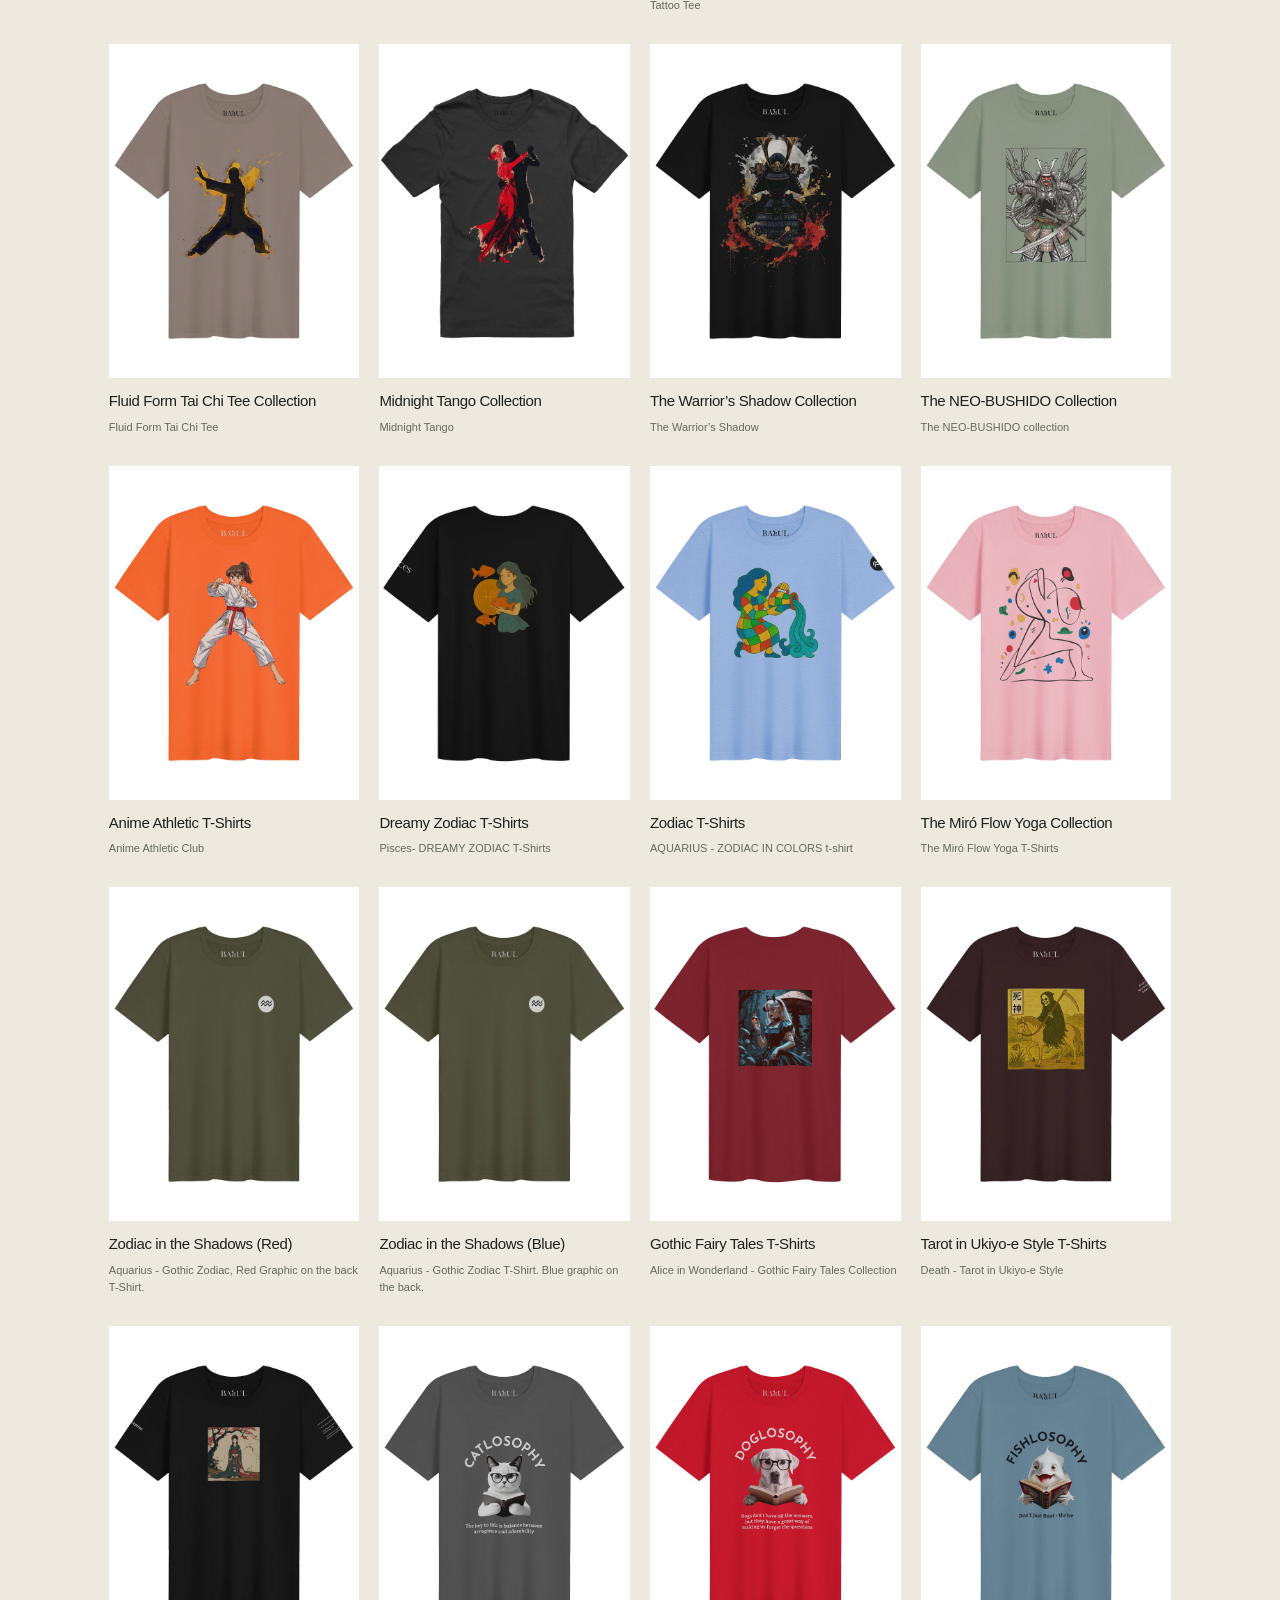
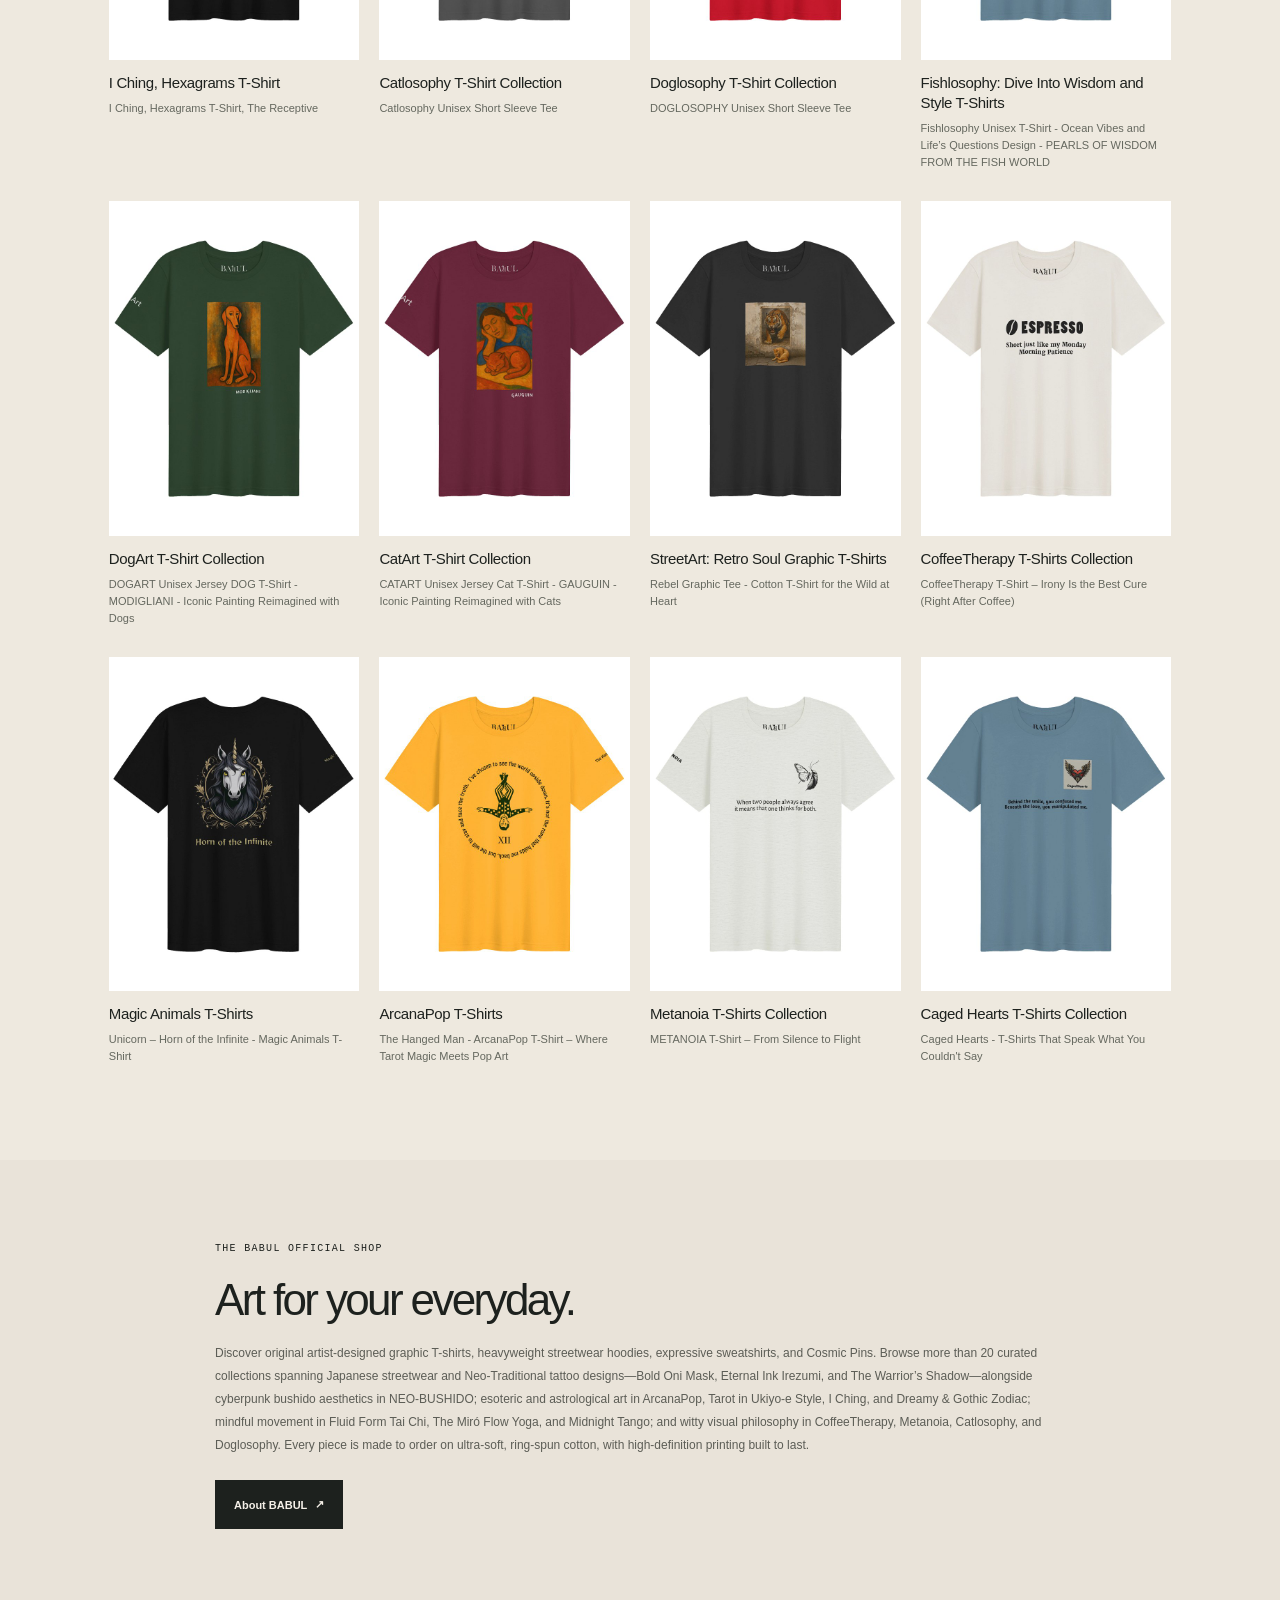
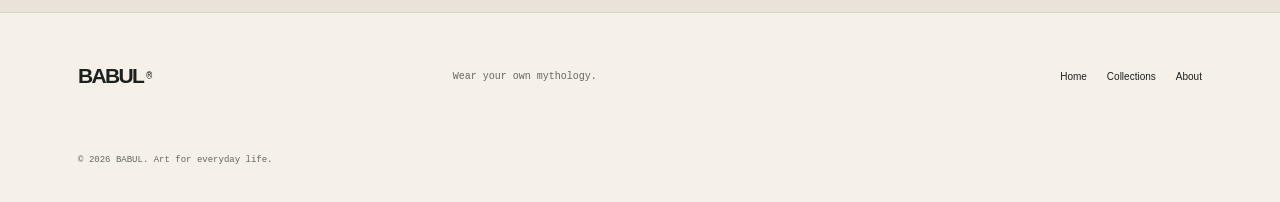
<file: collections.html>
<!doctype html>
<html lang="en">
  <head>
    <meta charset="utf-8">
    <meta name="viewport" content="width=device-width, initial-scale=1">
    <meta name="description" content="Explore BABUL collections: Japanese streetwear, Neo-Bushido, Tarot and Zodiac art, mindful movement, visual philosophy, and Cosmic Art Pins.">
    <meta name="theme-color" content="#f5f0e8">
    <title>Collections | BABUL Official</title>
    <link rel="stylesheet" href="styles.css">
      <link rel="canonical" href="https://www.babul.shop/" />
<meta property="og:locale" content="en_US" />
    <script src="cookie-consent.js?v=gtm-kh2ch6df" defer></script>
  </head>
  <body>
    <header class="site-header">
      <a class="wordmark" href="index.html" aria-label="BABUL home"><img src="assets/babul-logo.png" alt="BABUL home"></a>
      <nav class="site-nav" aria-label="Main navigation">
        <a href="index.html">Home</a>
        <a class="active" href="collections.html" aria-current="page">Collections</a>
        <a href="about.html">About</a>
      </nav>
      <a class="header-link" href="about.html">The BABUL story <span aria-hidden="true">↗</span></a>
    </header>

    <main>
      <section class="page-hero">
        <p class="eyebrow"><span class="eyebrow-dot"></span> The BABUL art universe</p>
        <h1>Choose your<br>own <em>adventure.</em></h1>
        <p>More than 20 collections, one curious point of view. Find original artist-designed T-shirts, hoodies, and Cosmic Art Pins inspired by ancient symbols, modern movement, and everything in between. Explore Japanese Irezumi tattoo art, cyberpunk samurai in the NEO-BUSHIDO collection, Tarot and Zodiac designs, and expressive Tai Chi and Miró Flow Yoga graphics. From bold wearable illustrations to playful visual philosophy, each collection brings a story and a distinctive point of view to everyday style.</p>
      </section>

      <section class="collection-list section">
        <article class="collection-row" id="japanese-art">
          <a class="collection-row-image cover-image" href="https://shop.babul.store/collections/the-warriors-shadow" target="_blank" rel="noopener noreferrer"><img src="assets/warriors-shadow-collage.png" alt="THE WARRIOR’S SHADOW collage showing black and green samurai graphic T-shirts and a close-up of the print" loading="lazy"></a>
          <div class="collection-row-copy"><p class="eyebrow">01 / Japanese-inspired samurai art</p><h2>THE WARRIOR’S SHADOW</h2><p>Japanese-inspired samurai art</p><a class="collection-tags" href="https://shop.babul.store/collections/the-warriors-shadow" target="_blank" rel="noopener noreferrer">Explore the collection ↗</a></div>
        </article>
        <article class="collection-row row-reverse" id="neo-bushido">
          <a class="collection-row-image image-dark cover-image" href="https://shop.babul.store/collections/the-neo-bushido-collection" target="_blank" rel="noopener noreferrer"><img src="assets/neo-bushido-collection.png" alt="Model wearing an orange T-shirt with a cyberpunk samurai illustration in a neon-lit Tokyo street" loading="lazy"></a>
          <div class="collection-row-copy"><p class="eyebrow">02 / Cyberpunk samurai streetwear</p><h2>NEO-BUSHIDO</h2><p>Cyberpunk samurai streetwear</p><a class="collection-tags" href="https://shop.babul.store/collections/the-neo-bushido-collection" target="_blank" rel="noopener noreferrer">Explore the collection ↗</a></div>
        </article>
        <article class="collection-row" id="fluid-form-tai-chi">
          <a class="collection-row-image image-blue" href="https://shop.babul.store/collections/fluid-form-tai-chi-tee-the-rise-of-mindful-streetwear-comfort" target="_blank" rel="noopener noreferrer"><img src="assets/fluid-form-tai-chi-tee.jpg" alt="Model wearing a green T-shirt with a flowing Tai Chi figure and circular brushstroke design" loading="lazy"></a>
          <div class="collection-row-copy"><p class="eyebrow">03 / Mindful movement</p><h2>FLUID FORM TAI CHI TEE</h2><p>Mindful movement in wearable art</p><a class="collection-tags" href="https://shop.babul.store/collections/fluid-form-tai-chi-tee-the-rise-of-mindful-streetwear-comfort" target="_blank" rel="noopener noreferrer">Explore the collection ↗</a></div>
        </article>
        <article class="collection-row row-reverse" id="bold-oni-mask">
          <a class="collection-row-image image-dark" href="https://shop.babul.store/collections/bold-oni-mask-streatwer-t-shirt" target="_blank" rel="noopener noreferrer"><img src="assets/bold-oni-mask.png" alt="Model wearing a green T-shirt with a large Oni mask and floral tattoo-style back print" loading="lazy"></a>
          <div class="collection-row-copy"><p class="eyebrow">04 / Neo-Traditional tattoo art</p><h2>Bold Oni Mask</h2><p>Neo-Traditional tattoo art</p><a class="collection-tags" href="https://shop.babul.store/collections/bold-oni-mask-streatwer-t-shirt" target="_blank" rel="noopener noreferrer">Explore the collection ↗</a></div>
        </article>
        <article class="collection-row" id="eternal-ink">
          <a class="collection-row-image" href="https://shop.babul.store/collections/eternal-ink-the-irezumi-collection" target="_blank" rel="noopener noreferrer"><img src="assets/eternal-ink-irezumi.jpg" alt="Model wearing a black T-shirt printed with an ornate Japanese dragon and serpent design" loading="lazy"></a>
          <div class="collection-row-copy"><p class="eyebrow">05 / Japanese-inspired tattoo art</p><h2>Eternal Ink: The Irezumi Collection</h2><p>Japanese-inspired tattoo art</p><a class="collection-tags" href="https://shop.babul.store/collections/eternal-ink-the-irezumi-collection" target="_blank" rel="noopener noreferrer">Explore the collection ↗</a></div>
        </article>
        <article class="collection-row row-reverse" id="catart">
          <a class="collection-row-image image-yellow" href="https://shop.babul.store/collections/catart-t-shirts" target="_blank" rel="noopener noreferrer"><img src="assets/catart.png" alt="Black BABUL T-shirt featuring a colorful, playful cat illustration in an abstract art style" loading="lazy"></a>
          <div class="collection-row-copy"><p class="eyebrow">06 / Art with a feline twist</p><h2>CatArt</h2><p>Art with a feline twist</p><a class="collection-tags" href="https://shop.babul.store/collections/catart-t-shirts" target="_blank" rel="noopener noreferrer">Explore the collection ↗</a></div>
        </article>
        <article class="collection-row" id="miro-flow-yoga">
          <a class="collection-row-image image-green" href="https://shop.babul.store/collections/the-miro-flow-yoga-t-shirts" target="_blank" rel="noopener noreferrer"><img src="assets/miro-flow-yoga.png" alt="White BABUL T-shirt with colorful abstract yoga figure in a sunlit Mediterranean setting" loading="lazy"></a>
          <div class="collection-row-copy"><p class="eyebrow">07 / Expressive art inspired by yoga</p><h2>The Miró Flow Yoga T-Shirts</h2><p>Expressive art inspired by yoga</p><a class="collection-tags" href="https://shop.babul.store/collections/the-miro-flow-yoga-t-shirts" target="_blank" rel="noopener noreferrer">Explore the collection ↗</a></div>
        </article>
        <article class="collection-row row-reverse" id="dreamy-zodiac">
          <a class="collection-row-image image-pink" href="https://shop.babul.store/collections/dreamy-zodiac-t-shirts" target="_blank" rel="noopener noreferrer"><img src="assets/dreamy-zodiac.png" alt="Three views of a sage-green zodiac T-shirt featuring a colorful illustrated Aries design at sunset" loading="lazy"></a>
          <div class="collection-row-copy"><p class="eyebrow">08 / Astrological art for your sign</p><h2>Dreamy Zodiac</h2><p>Astrological art for your sign</p><a class="collection-tags" href="https://shop.babul.store/collections/dreamy-zodiac-t-shirts" target="_blank" rel="noopener noreferrer">Explore the collection ↗</a></div>
        </article>
        <article class="collection-row" id="the-fool-tarot">
          <a class="collection-row-image image-blue cover-image" href="https://shop.babul.store/collections/tarot-in-ukiyo-e-style" target="_blank" rel="noopener noreferrer"><img src="assets/the-fool-tarot-ukiyo-e.jpg" alt="Model wearing a brown T-shirt printed with a vintage Ukiyo-e-inspired illustration of The Fool tarot card" loading="lazy"></a>
          <div class="collection-row-copy"><p class="eyebrow">09 / Tarot in Ukiyo-e Style</p><h2>The Fool — Tarot in Ukiyo-e Style</h2><p>Tarot in Ukiyo-e Style</p><a class="collection-tags" href="https://shop.babul.store/collections/tarot-in-ukiyo-e-style" target="_blank" rel="noopener noreferrer">Explore the collection ↗</a></div>
        </article>
        <article class="collection-row row-reverse" id="ink-steel">
          <a class="collection-row-image image-dark cover-image" href="https://shop.babul.store/collections/the-ink-steel-series-neo-traditional-tattoo-collection" target="_blank" rel="noopener noreferrer"><img src="assets/ink-steel-series.jpg" alt="Model wearing a black T-shirt with a Neo-Traditional flaming heart and dagger design" loading="lazy"></a>
          <div class="collection-row-copy"><p class="eyebrow">10 / Neo-Traditional tattoo art</p><h2>The Ink &amp; Steel Series</h2><p>Explore the Neo-Traditional Tattoo Collection.</p><a class="collection-tags" href="https://shop.babul.store/collections/the-ink-steel-series-neo-traditional-tattoo-collection" target="_blank" rel="noopener noreferrer">View the collection ↗</a></div>
        </article>
        <article class="collection-row" id="cosmic-pins">
          <a class="collection-row-image image-pink" href="https://shop.babul.store/collections/cosmic-balance-art-pins" target="_blank" rel="noopener noreferrer"><img src="assets/cosmic-balance-pin.png" alt="Abstract art badge pin clipped to dark blue denim" loading="lazy"></a>
          <div class="collection-row-copy"><p class="eyebrow">11 / Cosmic Pins</p><h2>Cosmic Art Pins</h2><p>Meet the Cosmic Art Pins: pocket-sized pieces of the BABUL art universe, made to bring a little color wherever you go.</p><a class="collection-tags" href="https://shop.babul.store/collections/cosmic-balance-art-pins" target="_blank" rel="noopener noreferrer">Discover Cosmic Pins ↗</a></div>
        </article>
        <article class="collection-row row-reverse" id="scythian-pazyryk">
          <a class="collection-row-image image-yellow cover-image" href="https://shop.babul.store/en-eur/collections/celestial-anatomy-the-scythian-pazyryk-tattoo-art-collection-babul" target="_blank" rel="noopener noreferrer"><img src="assets/celestial-anatomy-collection.jpg" alt="Model wearing a mint green T-shirt with a black Scythian bird design in the mountains" loading="lazy"></a>
          <div class="collection-row-copy"><p class="eyebrow">12 / Ancient steppe tattoo art</p><h2>The Scythian-Pazyryk Tattoo Art Collection</h2><p>Celestial Anatomy, inspired by the old mummified tattoos of the Scythian-Pazyryk culture. Preserved in the permafrost of the Altai Mountains near the Ukok Plateau, the body art of nomadic Kurgan warriors and the legendary Lady of Ukok was never mere decoration—it was metaphysical armor. Designed to protect and empower the wearer in life, in battle, and in the afterlife, these sacred motifs fuse the raw instincts of terrestrial beasts with the supernatural vision of celestial birds of prey. Every piece in this collection honors the unmistakable graphic language of 5th-century BC steppe artistry.</p><a class="collection-tags" href="https://shop.babul.store/en-eur/collections/celestial-anatomy-the-scythian-pazyryk-tattoo-art-collection-babul" target="_blank" rel="noopener noreferrer">Explore the collection ↗</a></div>
        </article>
      </section>

      <section class="product-collection-section section" aria-labelledby="product-collection-heading">
        <div class="section-heading">
          <div>
            <p class="eyebrow">First tees from the storefront</p>
            <h2 id="product-collection-heading">Browse every collection.</h2>
          </div>
        </div>
        <div class="product-collection-grid">
          <a class="product-collection-card" href="https://shop.babul.store/collections/bold-oni-mask-streatwer-t-shirt" target="_blank" rel="noopener noreferrer">
            <span class="product-collection-image"><img src="assets/collection-products/01-bold-oni-mask-streatwer-t-shirt.jpg" alt="The Bold Oni Mask Streetwear T-Shirt, first tee from the collection" loading="lazy"></span>
            <span class="product-collection-copy"><span class="product-collection-name">The Bold Oni Mask Streetwear T-Shirt</span><span class="product-collection-first">The Bold Oni Mask Streetwear T-Shirt.</span></span>
          </a>
          <a class="product-collection-card" href="https://shop.babul.store/collections/eternal-ink-the-irezumi-collection" target="_blank" rel="noopener noreferrer">
            <span class="product-collection-image"><img src="assets/collection-products/02-eternal-ink-the-irezumi-collection.jpg" alt="Eternal Ink Irezumi T-shirt featuring a woman and flowers, first tee from the collection" loading="lazy"></span>
            <span class="product-collection-copy"><span class="product-collection-name">The Art of Irezumi</span><span class="product-collection-first">Eternal Ink: The Irezumi Collection.</span></span>
          </a>
          <a class="product-collection-card" href="https://shop.babul.store/collections/the-ink-steel-series-neo-traditional-tattoo-collection" target="_blank" rel="noopener noreferrer">
            <span class="product-collection-image"><img src="assets/collection-products/03-the-ink-steel-series-neo-traditional-tattoo-collection.jpg" alt="Moonlit Chrysanthemum Wolf neo-traditional tattoo T-shirt, first tee from the collection" loading="lazy"></span>
            <span class="product-collection-copy"><span class="product-collection-name">The Ink &amp; Steel Series: Neo-Traditional Tattoo Collection</span><span class="product-collection-first">Moonlit Chrysanthemum Wolf – Neo-Traditional Tattoo Tee</span></span>
          </a>
          <a class="product-collection-card" href="https://shop.babul.store/collections/champion-t-shirts" target="_blank" rel="noopener noreferrer">
            <span class="product-collection-image"><img src="assets/collection-products/04-champion-t-shirts.webp" alt="Champion T-shirt with an illustrated martial arts design, first tee from the collection" loading="lazy"></span>
            <span class="product-collection-copy"><span class="product-collection-name">Champion T-Shirts</span><span class="product-collection-first">Champion T-shirts</span></span>
          </a>
          <a class="product-collection-card" href="https://shop.babul.store/collections/fluid-form-tai-chi-tee-the-rise-of-mindful-streetwear-comfort" target="_blank" rel="noopener noreferrer">
            <span class="product-collection-image"><img src="assets/collection-products/05-fluid-form-tai-chi-tee-the-rise-of-mindful-streetwear-comfor.webp" alt="Fluid Form Tai Chi T-shirt, first tee from the collection" loading="lazy"></span>
            <span class="product-collection-copy"><span class="product-collection-name">Fluid Form Tai Chi Tee Collection</span><span class="product-collection-first">Fluid Form Tai Chi Tee</span></span>
          </a>
          <a class="product-collection-card" href="https://shop.babul.store/collections/midnight-tango" target="_blank" rel="noopener noreferrer">
            <span class="product-collection-image"><img src="assets/collection-products/06-midnight-tango.jpg" alt="Midnight Tango T-shirt with a dance-inspired graphic, first tee from the collection" loading="lazy"></span>
            <span class="product-collection-copy"><span class="product-collection-name">Midnight Tango Collection</span><span class="product-collection-first">Midnight Tango</span></span>
          </a>
          <a class="product-collection-card" href="https://shop.babul.store/collections/the-warriors-shadow" target="_blank" rel="noopener noreferrer">
            <span class="product-collection-image"><img src="assets/collection-products/07-the-warriors-shadow.webp" alt="The Warrior’s Shadow T-shirt with a samurai graphic, first tee from the collection" loading="lazy"></span>
            <span class="product-collection-copy"><span class="product-collection-name">The Warrior’s Shadow Collection</span><span class="product-collection-first">The Warrior’s Shadow</span></span>
          </a>
          <a class="product-collection-card" href="https://shop.babul.store/collections/the-neo-bushido-collection" target="_blank" rel="noopener noreferrer">
            <span class="product-collection-image"><img src="assets/collection-products/08-the-neo-bushido-collection.jpg" alt="NEO-BUSHIDO T-shirt with a cyberpunk samurai illustration, first tee from the collection" loading="lazy"></span>
            <span class="product-collection-copy"><span class="product-collection-name">The NEO-BUSHIDO Collection</span><span class="product-collection-first">The NEO-BUSHIDO collection</span></span>
          </a>
          <a class="product-collection-card" href="https://shop.babul.store/collections/anime-athletic-club-t-shirts" target="_blank" rel="noopener noreferrer">
            <span class="product-collection-image"><img src="assets/collection-products/09-anime-athletic-club-t-shirts.jpg" alt="Anime Athletic Club T-shirt with an anime-inspired design, first tee from the collection" loading="lazy"></span>
            <span class="product-collection-copy"><span class="product-collection-name">Anime Athletic T-Shirts</span><span class="product-collection-first">Anime Athletic Club</span></span>
          </a>
          <a class="product-collection-card" href="https://shop.babul.store/collections/dreamy-zodiac-t-shirts" target="_blank" rel="noopener noreferrer">
            <span class="product-collection-image"><img src="assets/collection-products/10-dreamy-zodiac-t-shirts.webp" alt="Pisces Dreamy Zodiac T-shirt, first tee from the collection" loading="lazy"></span>
            <span class="product-collection-copy"><span class="product-collection-name">Dreamy Zodiac T-Shirts</span><span class="product-collection-first">Pisces- DREAMY ZODIAC T-Shirts</span></span>
          </a>
          <a class="product-collection-card" href="https://shop.babul.store/collections/zodiac-in-colors-t-shirts" target="_blank" rel="noopener noreferrer">
            <span class="product-collection-image"><img src="assets/collection-products/11-zodiac-in-colors-t-shirts.webp" alt="Aquarius Zodiac in Colors T-shirt, first tee from the collection" loading="lazy"></span>
            <span class="product-collection-copy"><span class="product-collection-name">Zodiac T-Shirts</span><span class="product-collection-first">AQUARIUS - ZODIAC IN COLORS t-shirt</span></span>
          </a>
          <a class="product-collection-card" href="https://shop.babul.store/collections/the-miro-flow-yoga-t-shirts" target="_blank" rel="noopener noreferrer">
            <span class="product-collection-image"><img src="assets/collection-products/12-the-miro-flow-yoga-t-shirts.jpg" alt="The Miró Flow Yoga T-shirt with an abstract figure design, first tee from the collection" loading="lazy"></span>
            <span class="product-collection-copy"><span class="product-collection-name">The Miró Flow Yoga Collection</span><span class="product-collection-first">The Miró Flow Yoga T-Shirts</span></span>
          </a>
          <a class="product-collection-card" href="https://shop.babul.store/collections/gothic-zodiac-back-red-t-shirt-zodiac-in-the-shadows" target="_blank" rel="noopener noreferrer">
            <span class="product-collection-image"><img src="assets/collection-products/13-gothic-zodiac-back-red-t-shirt-zodiac-in-the-shadows.jpg" alt="Aquarius Zodiac in the Shadows red T-shirt, first tee from the collection" loading="lazy"></span>
            <span class="product-collection-copy"><span class="product-collection-name">Zodiac in the Shadows (Red)</span><span class="product-collection-first">Aquarius - Gothic Zodiac, Red Graphic on the back T-Shirt.</span></span>
          </a>
          <a class="product-collection-card" href="https://shop.babul.store/collections/gothic-zodiac-collection-blue" target="_blank" rel="noopener noreferrer">
            <span class="product-collection-image"><img src="assets/collection-products/14-gothic-zodiac-collection-blue.jpg" alt="Aquarius Zodiac in the Shadows blue T-shirt, first tee from the collection" loading="lazy"></span>
            <span class="product-collection-copy"><span class="product-collection-name">Zodiac in the Shadows (Blue)</span><span class="product-collection-first">Aquarius - Gothic Zodiac T-Shirt. Blue graphic on the back.</span></span>
          </a>
          <a class="product-collection-card" href="https://shop.babul.store/collections/gothic-fairy-tales" target="_blank" rel="noopener noreferrer">
            <span class="product-collection-image"><img src="assets/collection-products/15-gothic-fairy-tales.jpg" alt="Alice in Wonderland Gothic Fairy Tales T-shirt, first tee from the collection" loading="lazy"></span>
            <span class="product-collection-copy"><span class="product-collection-name">Gothic Fairy Tales T-Shirts</span><span class="product-collection-first">Alice in Wonderland - Gothic Fairy Tales Collection</span></span>
          </a>
          <a class="product-collection-card" href="https://shop.babul.store/collections/tarot-in-ukiyo-e-style" target="_blank" rel="noopener noreferrer">
            <span class="product-collection-image"><img src="assets/collection-products/16-tarot-in-ukiyo-e-style.jpg" alt="Death tarot card T-shirt in Ukiyo-e style, first tee from the collection" loading="lazy"></span>
            <span class="product-collection-copy"><span class="product-collection-name">Tarot in Ukiyo-e Style T-Shirts</span><span class="product-collection-first">Death - Tarot in Ukiyo-e Style</span></span>
          </a>
          <a class="product-collection-card" href="https://shop.babul.store/collections/i-ching-t-shirts" target="_blank" rel="noopener noreferrer">
            <span class="product-collection-image"><img src="assets/collection-products/17-i-ching-t-shirts.jpg" alt="I Ching Hexagrams T-shirt featuring The Receptive, first tee from the collection" loading="lazy"></span>
            <span class="product-collection-copy"><span class="product-collection-name">I Ching, Hexagrams T-Shirt</span><span class="product-collection-first">I Ching, Hexagrams T-Shirt, The Receptive</span></span>
          </a>
          <a class="product-collection-card" href="https://shop.babul.store/collections/catlosophy-t-shirts-collection" target="_blank" rel="noopener noreferrer">
            <span class="product-collection-image"><img src="assets/collection-products/18-catlosophy-t-shirts-collection.jpg" alt="Catlosophy short-sleeve T-shirt, first tee from the collection" loading="lazy"></span>
            <span class="product-collection-copy"><span class="product-collection-name">Catlosophy T-Shirt Collection</span><span class="product-collection-first">Catlosophy Unisex Short Sleeve Tee</span></span>
          </a>
          <a class="product-collection-card" href="https://shop.babul.store/collections/doglosophy-collection" target="_blank" rel="noopener noreferrer">
            <span class="product-collection-image"><img src="assets/collection-products/19-doglosophy-collection.jpg" alt="Doglosophy short-sleeve T-shirt, first tee from the collection" loading="lazy"></span>
            <span class="product-collection-copy"><span class="product-collection-name">Doglosophy T-Shirt Collection</span><span class="product-collection-first">DOGLOSOPHY Unisex Short Sleeve Tee</span></span>
          </a>
          <a class="product-collection-card" href="https://shop.babul.store/collections/fishlosophy-collection" target="_blank" rel="noopener noreferrer">
            <span class="product-collection-image"><img src="assets/collection-products/20-fishlosophy-collection.jpg" alt="Fishlosophy T-shirt with an ocean-inspired design, first tee from the collection" loading="lazy"></span>
            <span class="product-collection-copy"><span class="product-collection-name">Fishlosophy: Dive Into Wisdom and Style T-Shirts</span><span class="product-collection-first">Fishlosophy Unisex T-Shirt - Ocean Vibes and Life’s Questions Design - PEARLS OF WISDOM FROM THE FISH WORLD</span></span>
          </a>
          <a class="product-collection-card" href="https://shop.babul.store/collections/dogart-t-shirts" target="_blank" rel="noopener noreferrer">
            <span class="product-collection-image"><img src="assets/collection-products/21-dogart-t-shirts.jpg" alt="DogArt T-shirt with a Modigliani-inspired dog portrait, first tee from the collection" loading="lazy"></span>
            <span class="product-collection-copy"><span class="product-collection-name">DogArt T-Shirt Collection</span><span class="product-collection-first">DOGART Unisex Jersey DOG T-Shirt - MODIGLIANI - Iconic Painting Reimagined with Dogs</span></span>
          </a>
          <a class="product-collection-card" href="https://shop.babul.store/collections/catart-t-shirts" target="_blank" rel="noopener noreferrer">
            <span class="product-collection-image"><img src="assets/collection-products/22-catart-t-shirts.jpg" alt="CatArt T-shirt with a Gauguin-inspired cat portrait, first tee from the collection" loading="lazy"></span>
            <span class="product-collection-copy"><span class="product-collection-name">CatArt T-Shirt Collection</span><span class="product-collection-first">CATART Unisex Jersey Cat T-Shirt - GAUGUIN - Iconic Painting Reimagined with Cats</span></span>
          </a>
          <a class="product-collection-card" href="https://shop.babul.store/collections/street-art-retro-soul-t-shirts" target="_blank" rel="noopener noreferrer">
            <span class="product-collection-image"><img src="assets/collection-products/23-street-art-retro-soul-t-shirts.jpg" alt="Rebel Graphic Tee, first T-shirt from the StreetArt Retro Soul collection" loading="lazy"></span>
            <span class="product-collection-copy"><span class="product-collection-name">StreetArt: Retro Soul Graphic T-Shirts</span><span class="product-collection-first">Rebel Graphic Tee - Cotton T-Shirt for the Wild at Heart</span></span>
          </a>
          <a class="product-collection-card" href="https://shop.babul.store/collections/coffeetherapy-t-shirts" target="_blank" rel="noopener noreferrer">
            <span class="product-collection-image"><img src="assets/collection-products/24-coffeetherapy-t-shirts.jpg" alt="CoffeeTherapy T-shirt with an ironic coffee-themed design, first tee from the collection" loading="lazy"></span>
            <span class="product-collection-copy"><span class="product-collection-name">CoffeeTherapy T-Shirts Collection</span><span class="product-collection-first">CoffeeTherapy T-Shirt – Irony Is the Best Cure (Right After Coffee)</span></span>
          </a>
          <a class="product-collection-card" href="https://shop.babul.store/collections/magic-animals-collection" target="_blank" rel="noopener noreferrer">
            <span class="product-collection-image"><img src="assets/collection-products/25-magic-animals-collection.jpg" alt="Unicorn Magic Animals T-shirt, first tee from the collection" loading="lazy"></span>
            <span class="product-collection-copy"><span class="product-collection-name">Magic Animals T-Shirts</span><span class="product-collection-first">Unicorn – Horn of the Infinite - Magic Animals T-Shirt</span></span>
          </a>
          <a class="product-collection-card" href="https://shop.babul.store/collections/arcanapop-collection" target="_blank" rel="noopener noreferrer">
            <span class="product-collection-image"><img src="assets/collection-products/26-arcanapop-collection.jpg" alt="The Hanged Man ArcanaPop T-shirt, first tee from the collection" loading="lazy"></span>
            <span class="product-collection-copy"><span class="product-collection-name">ArcanaPop T-Shirts</span><span class="product-collection-first">The Hanged Man - ArcanaPop T-Shirt – Where Tarot Magic Meets Pop Art</span></span>
          </a>
          <a class="product-collection-card" href="https://shop.babul.store/collections/metanoia-collection" target="_blank" rel="noopener noreferrer">
            <span class="product-collection-image"><img src="assets/collection-products/27-metanoia-collection.jpg" alt="Metanoia T-shirt titled From Silence to Flight, first tee from the collection" loading="lazy"></span>
            <span class="product-collection-copy"><span class="product-collection-name">Metanoia T-Shirts Collection</span><span class="product-collection-first">METANOIA T-Shirt – From Silence to Flight</span></span>
          </a>
          <a class="product-collection-card" href="https://shop.babul.store/collections/caged-hearts-collection" target="_blank" rel="noopener noreferrer">
            <span class="product-collection-image"><img src="assets/collection-products/28-caged-hearts-collection.jpg" alt="Caged Hearts T-shirt with a winged-heart graphic, first tee from the collection" loading="lazy"></span>
            <span class="product-collection-copy"><span class="product-collection-name">Caged Hearts T-Shirts Collection</span><span class="product-collection-first">Caged Hearts - T-Shirts That Speak What You Couldn't Say</span></span>
          </a>
        </div>
      </section>

      <section class="store-description">
        <div class="store-description-inner">
          <p class="eyebrow">The BABUL Official Shop</p>
          <h2>Art for your everyday.</h2>
          <p>Discover original artist-designed graphic T-shirts, heavyweight streetwear hoodies, expressive sweatshirts, and Cosmic Pins. Browse more than 20 curated collections spanning Japanese streetwear and Neo-Traditional tattoo designs—Bold Oni Mask, Eternal Ink Irezumi, and The Warrior’s Shadow—alongside cyberpunk bushido aesthetics in NEO-BUSHIDO; esoteric and astrological art in ArcanaPop, Tarot in Ukiyo-e Style, I Ching, and Dreamy &amp; Gothic Zodiac; mindful movement in Fluid Form Tai Chi, The Miró Flow Yoga, and Midnight Tango; and witty visual philosophy in CoffeeTherapy, Metanoia, Catlosophy, and Doglosophy. Every piece is made to order on ultra-soft, ring-spun cotton, with high-definition printing built to last.</p>
          <a class="button button-dark" href="about.html">About BABUL <span aria-hidden="true">↗</span></a>
        </div>
      </section>
    </main>

    <aside class="cookie-consent" data-cookie-consent role="region" aria-labelledby="cookie-consent-title">
      <div class="cookie-consent-copy">
        <p class="eyebrow">Your choices</p>
        <h2 id="cookie-consent-title">Cookie preferences</h2>
        <p>Essential browser storage remembers your choice. Accepting loads our Google Tag Manager container; analytics tags collect data only if configured in that container.</p>
        <p class="cookie-consent-status" data-cookie-consent-status role="status" aria-live="polite" hidden></p>
      </div>
      <div class="cookie-consent-actions">
        <button class="cookie-consent-button cookie-consent-accept" type="button" data-cookie-choice="accepted">Accept optional analytics</button>
        <button class="cookie-consent-button cookie-consent-reject" type="button" data-cookie-choice="rejected">Reject optional analytics</button>
      </div>
    </aside>

    <footer class="site-footer">
      <a class="wordmark footer-wordmark" href="index.html">BABUL<span>®</span></a>
      <p>Wear your own mythology.</p>
      <div class="footer-nav"><a href="index.html">Home</a><a href="collections.html">Collections</a><a href="about.html">About</a></div>
      <small>© 2026 BABUL. Art for everyday life.</small>
    </footer>
  </body>
</html>
</file>
<file: styles.css>
:root {
  color-scheme: light;
  --paper: #f5f0e8;
  --ink: #1d211e;
  --muted: #65685f;
  --red: #c7402f;
  --line: #d8d1c5;
  --display: "Avenir Next", "Segoe UI", sans-serif;
  --body: "Avenir Next", "Segoe UI", sans-serif;
  --mono: "SFMono-Regular", Consolas, monospace;
}

* { box-sizing: border-box; }

html { scroll-behavior: smooth; }

body {
  margin: 0;
  background: var(--paper);
  color: var(--ink);
  font-family: var(--body);
  -webkit-font-smoothing: antialiased;
}

a { color: inherit; text-decoration: none; }

img { display: block; max-width: 100%; }

.site-header {
  height: 82px;
  padding: 0 6.1%;
  display: flex;
  align-items: center;
  justify-content: space-between;
  border-bottom: 1px solid var(--line);
}

.wordmark {
  display: inline-flex;
  align-items: center;
  font-family: var(--display);
  font-size: 24px;
  font-weight: 700;
  letter-spacing: -.08em;
}

.wordmark img { display: block; width: auto; height: 50px; }
.wordmark span { font: 10px var(--mono); vertical-align: top; margin-left: 3px; }

.site-nav { display: flex; align-items: center; gap: 38px; height: 100%; }
.site-nav a { height: 100%; display: flex; align-items: center; color: var(--muted); font-size: 13px; position: relative; }
.site-nav a:hover, .site-nav a.active { color: var(--ink); }
.site-nav a.active::after { content: ""; height: 2px; background: var(--red); position: absolute; bottom: 0; left: 0; right: 0; }
.header-link, .text-link { font-size: 12px; font-weight: 600; }
.header-link span, .text-link span, .button span { padding-left: 8px; }

.hero {
  min-height: 610px;
  padding: 67px 6.1% 62px;
  display: grid;
  grid-template-columns: 1.03fr .97fr;
  gap: 4%;
  align-items: center;
}

.hero-copy { position: relative; padding-bottom: 48px; }
.eyebrow { margin: 0 0 21px; font: 10px var(--mono); letter-spacing: .13em; text-transform: uppercase; }
.eyebrow-dot { width: 7px; height: 7px; display: inline-block; margin: 0 9px 1px 0; border-radius: 50%; background: var(--red); }
h1, h2, h3, p { margin-top: 0; }
h1, h2, h3 { font-family: var(--display); }
.hero h1 { margin: 0; font-size: clamp(68px, 8.3vw, 118px); font-weight: 600; line-height: .91; letter-spacing: -.085em; }
.accent-mark { color: var(--red); }
.hero-description { max-width: 425px; margin: 28px 0 27px; color: var(--muted); font-size: 14px; line-height: 1.8; }
.hero-actions { display: flex; align-items: center; gap: 27px; }
.button { min-height: 49px; display: inline-flex; align-items: center; justify-content: center; padding: 0 19px; font-size: 11px; font-weight: 600; transition: transform .2s, background .2s; }
.button:hover { transform: translateY(-2px); }
.button-dark { color: var(--paper); background: var(--ink); }
.button-dark:hover { background: var(--red); }
.button-light { color: var(--ink); background: var(--paper); }
.button-light:hover { background: #fff; }
.text-link { border-bottom: 1px solid var(--ink); padding-bottom: 6px; }
.hero-note { position: absolute; bottom: -34px; left: 0; display: flex; align-items: center; gap: 12px; color: var(--muted); font: 9px/1.5 var(--mono); text-transform: uppercase; letter-spacing: .07em; }
.note-star { color: var(--red); font-size: 23px; }

.hero-art { position: relative; padding: 18px 22px 35px; }
.hero-art::before { content: ""; position: absolute; inset: 3% 3% 11% 1%; background: #e7ddd0; transform: rotate(3deg); }
.hero-art img { position: relative; width: 100%; aspect-ratio: 1.08; object-fit: cover; }
.art-caption { position: relative; display: flex; justify-content: space-between; padding-top: 12px; font: 9px var(--mono); color: var(--muted); text-transform: uppercase; }
.art-stamp { position: absolute; right: 1%; top: -1%; width: 81px; height: 81px; border: 1px solid var(--red); border-radius: 50%; display: grid; place-content: center; text-align: center; color: var(--red); font: 9px/1.15 var(--mono); letter-spacing: .08em; transform: rotate(11deg); }

.ticker { overflow: hidden; background: var(--red); color: #fff6eb; }
.ticker-track { min-width: max-content; display: flex; align-items: center; justify-content: space-around; gap: 34px; padding: 15px 20px; font: 10px var(--mono); letter-spacing: .08em; text-transform: uppercase; }
.ticker i { font-style: normal; font-size: 14px; }

.section { padding: 95px 8.5%; }
.section-heading { display: flex; align-items: end; justify-content: space-between; margin-bottom: 38px; }
.section-heading .eyebrow { margin-bottom: 12px; }
.section-heading h2, .seo-copy h2 { margin: 0; font-size: clamp(32px, 4vw, 49px); font-weight: 500; letter-spacing: -.06em; }
.section-heading .text-link { margin-bottom: 5px; }
.card-grid { display: grid; grid-template-columns: repeat(3, 1fr); gap: 20px; }
.collection-card { display: block; }
.card-image { position: relative; overflow: hidden; aspect-ratio: .99; display: grid; place-items: center; }
.card-image img { width: 100%; height: 100%; object-fit: cover; transition: transform .45s; }
.product-card .card-image { aspect-ratio: 1 / 1; }
.collection-card:hover .card-image img { transform: scale(1.035); }
.product-card:hover .card-image img { transform: none; }
.card-image-oni { background: #e8cdb8; }
.card-image-warrior { background: #222626; }
.card-image-tarot { background: #b6b9b0; }
.card-index { position: absolute; top: 13px; left: 14px; color: var(--ink); font: 9px var(--mono); }
.card-meta { display: flex; align-items: center; justify-content: space-between; padding: 16px 0 5px; }
.card-meta h3 { margin: 0; font-size: 17px; font-weight: 500; letter-spacing: -.03em; }
.card-meta > span { font-size: 17px; color: var(--red); }
.collection-card > p { margin: 0; color: var(--muted); font-size: 11px; line-height: 1.6; }
.ink-steel-feature { display: grid; grid-template-columns: 1fr 1fr; align-items: center; gap: 7%; margin-top: 57px; padding: 18px; background: #e9e3d9; }
.ink-steel-image { overflow: hidden; aspect-ratio: 4 / 5; background: #242522; }
.ink-steel-image img { width: 100%; height: 100%; object-fit: cover; object-position: center; transition: transform .45s; }
.ink-steel-feature:hover .ink-steel-image img { transform: scale(1.025); }
.ink-steel-copy { padding: 24px 9% 24px 0; }
.ink-steel-copy .eyebrow { color: var(--muted); font-size: 9px; }
.ink-steel-copy h3 { margin: 0 0 12px; font-size: clamp(26px, 3.2vw, 39px); font-weight: 500; letter-spacing: -.06em; }
.ink-steel-copy > p:not(.eyebrow) { margin-bottom: 24px; color: var(--muted); font-size: 12px; }
.ink-steel-copy .text-link { display: inline-block; }

.feature-band { min-height: 370px; position: relative; overflow: hidden; display: grid; grid-template-columns: 1fr 1fr; align-items: center; padding: 46px 14%; background: #d9e0d6; }
.feature-image { width: min(290px, 80%); aspect-ratio: 1; display: grid; place-items: center; overflow: hidden; border-radius: 50%; background: #e5e9dd; }
.feature-image img { width: 100%; height: 100%; object-fit: cover; transition: transform .45s; }
.feature-image:hover img { transform: scale(1.04); }
.feature-copy { max-width: 380px; position: relative; z-index: 1; }
.feature-copy .eyebrow { margin-bottom: 13px; }
.feature-copy h2 { margin: 0 0 16px; font-size: clamp(36px, 5vw, 57px); font-weight: 500; line-height: .98; letter-spacing: -.07em; }
.feature-copy p:not(.eyebrow) { margin-bottom: 22px; color: #535b52; font-size: 13px; line-height: 1.8; }
.feature-orbit { position: absolute; top: 4%; right: 10%; color: #bdc9b9; font-size: 116px; }
.seo-copy { max-width: 1100px; margin: 0 auto; padding-top: 100px; padding-bottom: 105px; }
.seo-copy h2 { max-width: 630px; margin-bottom: 20px; }
.seo-copy > p:not(.eyebrow) { max-width: 770px; margin-bottom: 25px; color: var(--muted); font-size: 13px; line-height: 1.9; }

.page-hero { padding: 100px 13% 74px; }
.page-hero .eyebrow { margin-bottom: 23px; }
.page-hero h1, .about-copy h1 { margin: 0 0 23px; font-size: clamp(60px, 9.5vw, 114px); font-weight: 500; line-height: .91; letter-spacing: -.09em; }
.page-hero h1 em, .about-copy h1 em, .about-cta h2 em { color: var(--red); font-style: normal; }
.page-hero > p:last-child { max-width: 510px; margin: 0; color: var(--muted); font-size: 14px; line-height: 1.8; }
.collection-list { padding-top: 10px; padding-bottom: 85px; }
.collection-row { min-height: 340px; display: grid; grid-template-columns: minmax(0, .92fr) minmax(0, 1.08fr); align-items: center; gap: 9%; padding: 32px 0; border-top: 1px solid var(--line); scroll-margin-top: 30px; }
.collection-row:last-child { border-bottom: 1px solid var(--line); }
.collection-row.row-reverse .collection-row-image { order: 2; }
.collection-row.row-reverse .collection-row-copy { order: 1; }
.collection-row-image { display: grid; width: 100%; min-width: 0; min-height: 0; aspect-ratio: 1 / 1; height: auto; place-items: center; overflow: visible; background: #e8cdb8; }
.collection-row-image img { display: block; width: 100%; height: 100%; min-width: 0; min-height: 0; object-fit: contain; object-position: center; }
.collection-row-image.cover-image img { object-fit: cover; }
.collection-row-image.image-dark { background: #222626; }
.collection-row-image.image-blue { background: #b8c5c6; }
.collection-row-image.image-green { background: #ccd3bd; }
.collection-row-image.image-yellow { background: #e5d7ae; }
.collection-row-image.image-pink { background: #ead0c6; }
.collection-row-copy .eyebrow { margin-bottom: 13px; color: var(--muted); font-size: 9px; }
.collection-row-copy h2 { margin: 0 0 13px; font-size: clamp(30px, 4vw, 46px); font-weight: 500; line-height: 1; letter-spacing: -.06em; }
.collection-row-copy > p:not(.eyebrow) { max-width: 460px; margin-bottom: 15px; color: var(--muted); font-size: 12px; line-height: 1.8; }
.collection-tags { color: var(--ink); font: 9px/1.7 var(--mono); }
.collection-tags b { color: var(--red); font-weight: 400; padding: 0 4px; }
.product-collection-section { background: #eee9df; }
.product-collection-grid { display: grid; grid-template-columns: repeat(4, minmax(0, 1fr)); gap: 30px 20px; }
.product-collection-card { display: block; min-width: 0; color: inherit; }
.product-collection-image { display: block; overflow: hidden; aspect-ratio: 3 / 4; background: #fff; }
.product-collection-image img { display: block; width: 100%; height: 100%; object-fit: contain; object-position: center; transition: transform .3s; }
.product-collection-card:hover .product-collection-image img { transform: scale(1.025); }
.product-collection-copy { display: grid; gap: 7px; padding-top: 13px; }
.product-collection-name { font: 500 15px/1.35 var(--display); letter-spacing: -.025em; }
.product-collection-first { color: var(--muted); font-size: 11px; line-height: 1.55; }
.store-description { padding: 83px 12%; background: #e9e3d9; }
.store-description-inner { max-width: 850px; margin: 0 auto; }
.store-description h2 { margin: 0 0 17px; font-size: 44px; font-weight: 500; letter-spacing: -.06em; }
.store-description-inner > p:not(.eyebrow) { margin-bottom: 24px; color: #5c5d56; font-size: 12px; line-height: 1.9; }

.about-hero { min-height: 570px; padding: 80px 11%; display: grid; grid-template-columns: 1.1fr .9fr; gap: 7%; align-items: center; }
.about-copy h1 { font-size: clamp(56px, 7.7vw, 90px); }
.about-copy > p:not(.eyebrow) { max-width: 470px; margin-bottom: 24px; color: var(--muted); font-size: 14px; line-height: 1.9; }
.about-art { display: block; padding: 20px; background: var(--red); color: var(--ink); }
.about-art img { width: 100%; aspect-ratio: 1; object-fit: cover; }
.about-art-caption { display: flex; align-items: center; justify-content: space-between; margin-top: 12px; font: 10px var(--mono); letter-spacing: .13em; }
.about-art-caption > span { color: var(--red); font-size: 15px; }
.midnight-about-art:hover .about-art-caption { color: var(--red); }
.about-values { padding-top: 72px; }
.values-grid { display: grid; grid-template-columns: repeat(3, 1fr); gap: 34px; margin-top: 35px; }
.values-grid article { border-top: 1px solid var(--line); padding-top: 17px; }
.value-number { color: var(--red); font: 10px var(--mono); }
.values-grid h3 { margin: 27px 0 10px; font-size: 20px; font-weight: 500; letter-spacing: -.04em; }
.values-grid p { margin: 0; color: var(--muted); font-size: 12px; line-height: 1.8; }
.about-story { padding-top: 48px; }
.about-story .section-heading { margin-bottom: 30px; }
.about-story-intro { max-width: 850px; margin-bottom: 45px; }
.about-story-intro p { max-width: 780px; margin-bottom: 18px; color: var(--muted); font-size: 13px; line-height: 1.9; }
.about-story-intro .about-story-lead { color: var(--ink); font-size: clamp(17px, 2vw, 21px); line-height: 1.7; }
.about-story-grid { display: grid; grid-template-columns: repeat(3, minmax(0, 1fr)); gap: 34px; }
.about-story-grid article { border-top: 1px solid var(--line); padding-top: 17px; }
.about-story-grid h3 { margin: 24px 0 11px; font-size: 21px; font-weight: 500; letter-spacing: -.04em; }
.about-story-grid p { margin: 0; color: var(--muted); font-size: 12px; line-height: 1.9; }
.about-story-signoff { margin: 42px 0 0; color: var(--red); font: 10px var(--mono); letter-spacing: .13em; text-transform: uppercase; }
.about-cta { padding: 82px 20px 90px; text-align: center; background: var(--ink); color: var(--paper); }
.about-cta .eyebrow { color: #c6c0b5; }
.about-cta h2 { margin: 0 0 25px; font-size: clamp(45px, 7vw, 78px); font-weight: 500; line-height: .98; letter-spacing: -.075em; }

.site-footer { min-height: 190px; padding: 37px 6.1%; display: grid; grid-template-columns: 1fr 1fr 1fr; align-items: center; border-top: 1px solid var(--line); }
.footer-wordmark { font-size: 21px; }
.site-footer > p { margin: 0; color: var(--muted); font: 10px var(--mono); }
.footer-nav { display: flex; justify-content: flex-end; gap: 20px; font-size: 10px; }
.footer-nav a:hover { color: var(--red); }
.site-footer small { grid-column: 1 / -1; align-self: end; margin-top: 25px; color: var(--muted); font: 9px var(--mono); }

.cookie-consent {
  position: fixed;
  z-index: 1000;
  inset: auto 0 0;
  display: grid;
  grid-template-columns: minmax(0, 1.35fr) minmax(300px, .85fr);
  gap: 28px;
  align-items: center;
  padding: 20px max(6.1%, calc((100% - 1260px) / 2));
  border-top: 3px solid var(--red);
  background: var(--ink);
  color: var(--paper);
  box-shadow: 0 -8px 26px rgb(29 33 30 / .16);
}
.cookie-consent[hidden] { display: none; }
.cookie-consent-copy .eyebrow { margin-bottom: 8px; color: #c6c0b5; }
.cookie-consent h2 { margin: 0 0 7px; font-size: clamp(20px, 2.2vw, 27px); font-weight: 500; letter-spacing: -.04em; }
.cookie-consent-copy > p:not(.eyebrow) { max-width: 760px; margin: 0; color: #e3ddd2; font-size: 12px; line-height: 1.6; }
.cookie-consent-copy > p.cookie-consent-status { margin-top: 8px; color: #ffd2c6; }
.cookie-consent-actions { display: flex; flex-wrap: wrap; justify-content: flex-end; gap: 10px; }
.cookie-consent-button { min-height: 44px; padding: 0 15px; border: 1px solid var(--paper); border-radius: 0; color: var(--paper); font: 600 11px var(--body); cursor: pointer; transition: background .2s, color .2s; }
.cookie-consent-button:focus-visible { outline: 3px solid #fff; outline-offset: 3px; }
.cookie-consent-accept { border-color: var(--red); background: var(--red); }
.cookie-consent-accept:hover { border-color: #a93023; background: #a93023; }
.cookie-consent-reject { background: transparent; }
.cookie-consent-reject:hover { background: #343a36; }

@media (min-width: 1440px) {
  .hero { padding-left: max(6.1%, calc((100% - 1260px) / 2)); padding-right: max(6.1%, calc((100% - 1260px) / 2)); }
}

@media (max-width: 760px) {
  .site-header { height: 70px; padding: 0 5%; }
  .wordmark { font-size: 20px; }
  .site-nav { gap: 17px; }
  .site-nav a { font-size: 11px; }
  .header-link { display: none; }
  .hero { min-height: 0; padding: 58px 7% 47px; grid-template-columns: 1fr; gap: 30px; }
  .hero-copy { padding-bottom: 42px; }
  .hero h1 { font-size: clamp(67px, 15vw, 105px); }
  .hero-description { max-width: 490px; }
  .hero-art { width: min(100%, 520px); margin: 0 auto; }
  .section { padding: 70px 7%; }
  .section-heading { align-items: start; gap: 18px; }
  .section-heading .text-link { white-space: nowrap; margin-top: 21px; font-size: 10px; }
  .card-grid { gap: 13px; }
  .card-meta h3 { font-size: 14px; }
  .collection-card > p { font-size: 10px; }
  .ink-steel-feature { gap: 5%; }
  .ink-steel-copy { padding-right: 4%; }
  .feature-band { padding: 48px 8%; gap: 5%; }
  .feature-image { width: 100%; }
  .page-hero { padding: 78px 8% 50px; }
  .collection-list { padding: 0 8% 65px; }
  .collection-row { grid-template-columns: minmax(0, .9fr) minmax(0, 1.1fr); gap: 6%; min-height: 290px; }
  .collection-row-image { aspect-ratio: 1; }
  .collection-row-copy h2 { font-size: 32px; }
  .product-collection-grid { grid-template-columns: repeat(3, minmax(0, 1fr)); gap: 25px 14px; }
  .product-collection-name { font-size: 13px; }
  .store-description { padding: 65px 8%; }
  .about-hero { padding: 65px 8%; }
  .about-story-grid { grid-template-columns: repeat(2, minmax(0, 1fr)); gap: 27px; }
  .cookie-consent { grid-template-columns: 1fr; gap: 14px; padding: 18px 5%; }
  .cookie-consent-actions { justify-content: flex-start; }
}

@media (max-width: 540px) {
  .site-header { padding: 0 6%; }
  .site-nav { gap: 15px; }
  .site-nav a { font-size: 10px; }
  .hero { padding-top: 49px; }
  .eyebrow { font-size: 9px; }
  .hero-description { font-size: 13px; }
  .hero-actions { gap: 18px; }
  .button { min-height: 46px; padding: 0 14px; font-size: 10px; }
  .text-link { font-size: 10px; }
  .section-heading { display: block; }
  .section-heading .text-link { display: inline-block; margin-top: 17px; }
  .card-grid { grid-template-columns: 1fr; gap: 27px; }
  .card-image { aspect-ratio: 1.15; }
  .card-meta h3 { font-size: 17px; }
  .ink-steel-feature { grid-template-columns: 1fr; gap: 0; padding: 12px; }
  .ink-steel-copy { padding: 23px 10px 18px; }
  .feature-band { grid-template-columns: 1fr; padding: 45px 9% 51px; gap: 30px; }
  .feature-image { width: min(250px, 78%); margin: 0 auto; }
  .feature-copy h2 { font-size: 48px; }
  .feature-orbit { right: 4%; top: 1%; }
  .seo-copy { padding-top: 70px; padding-bottom: 75px; }
  .page-hero { padding-top: 65px; }
  .page-hero h1 { font-size: clamp(58px, 15vw, 83px); }
  .collection-row, .collection-row.row-reverse { grid-template-columns: 1fr; gap: 19px; padding: 25px 0 30px; }
  .collection-row.row-reverse .collection-row-image, .collection-row.row-reverse .collection-row-copy { order: initial; }
  .collection-row-image { height: auto; aspect-ratio: 1; }
  .collection-row-copy h2 { font-size: 37px; }
  .product-collection-grid { grid-template-columns: repeat(2, minmax(0, 1fr)); gap: 23px 12px; }
  .product-collection-name { font-size: 14px; }
  .product-collection-first { font-size: 10px; }
  .store-description h2 { font-size: 37px; }
  .about-hero { grid-template-columns: 1fr; gap: 37px; padding-top: 58px; }
  .about-copy h1 { font-size: clamp(58px, 14vw, 78px); }
  .about-art { max-width: 430px; }
  .about-values { padding-top: 50px; }
  .values-grid { grid-template-columns: 1fr; gap: 26px; }
  .values-grid h3 { margin-top: 20px; }
  .about-story { padding-top: 35px; }
  .about-story-grid { grid-template-columns: 1fr; gap: 25px; }
  .about-story-grid h3 { margin-top: 18px; }
  .site-footer { grid-template-columns: 1fr 1fr; row-gap: 13px; padding: 30px 7%; }
  .site-footer > p { text-align: right; font-size: 9px; }
  .footer-nav { grid-column: 1 / -1; justify-content: flex-start; }
  .site-footer small { margin-top: 10px; }
  .cookie-consent { padding: 16px 6%; }
  .cookie-consent-actions { display: grid; grid-template-columns: repeat(2, minmax(0, 1fr)); gap: 8px; }
  .cookie-consent-button { padding: 0 8px; font-size: 10px; }
}

@media (prefers-reduced-motion: reduce) {
  html { scroll-behavior: auto; }
  *, *::before, *::after { transition-duration: .01ms !important; }
}
</file>
